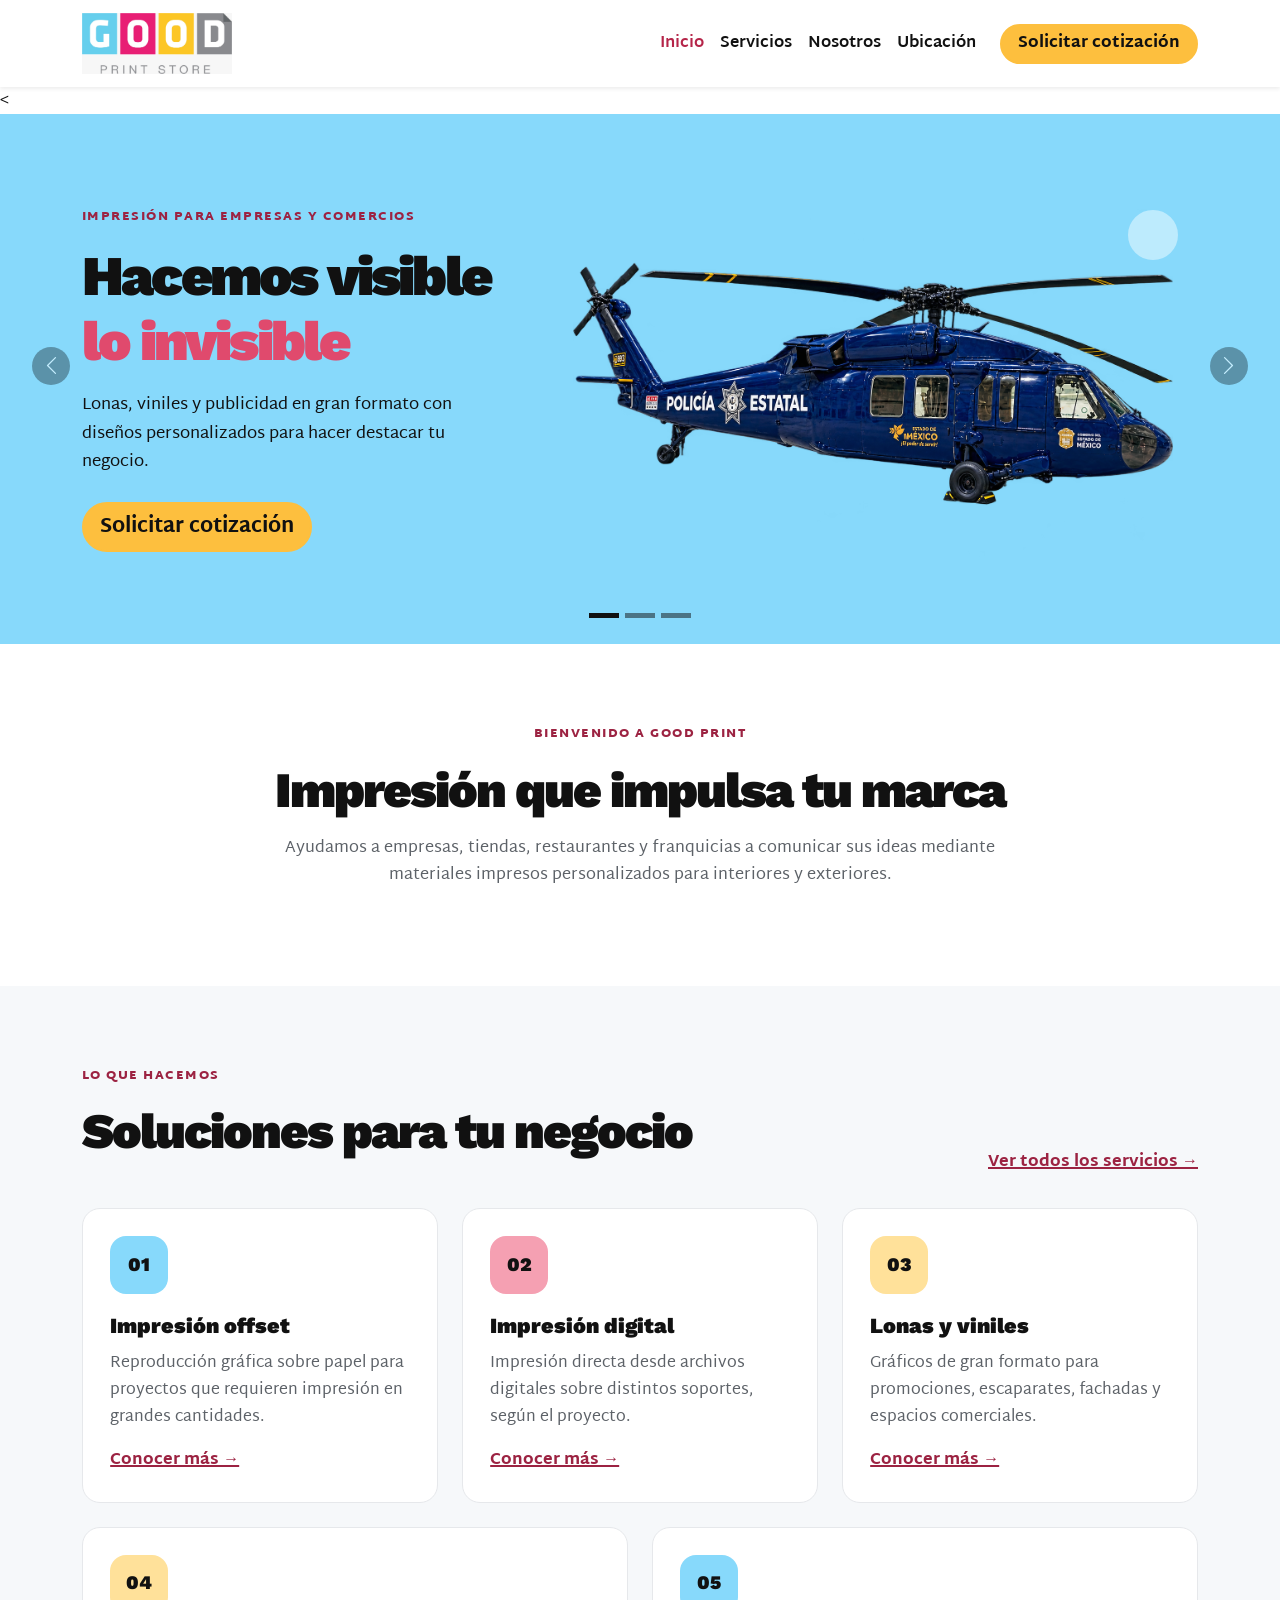
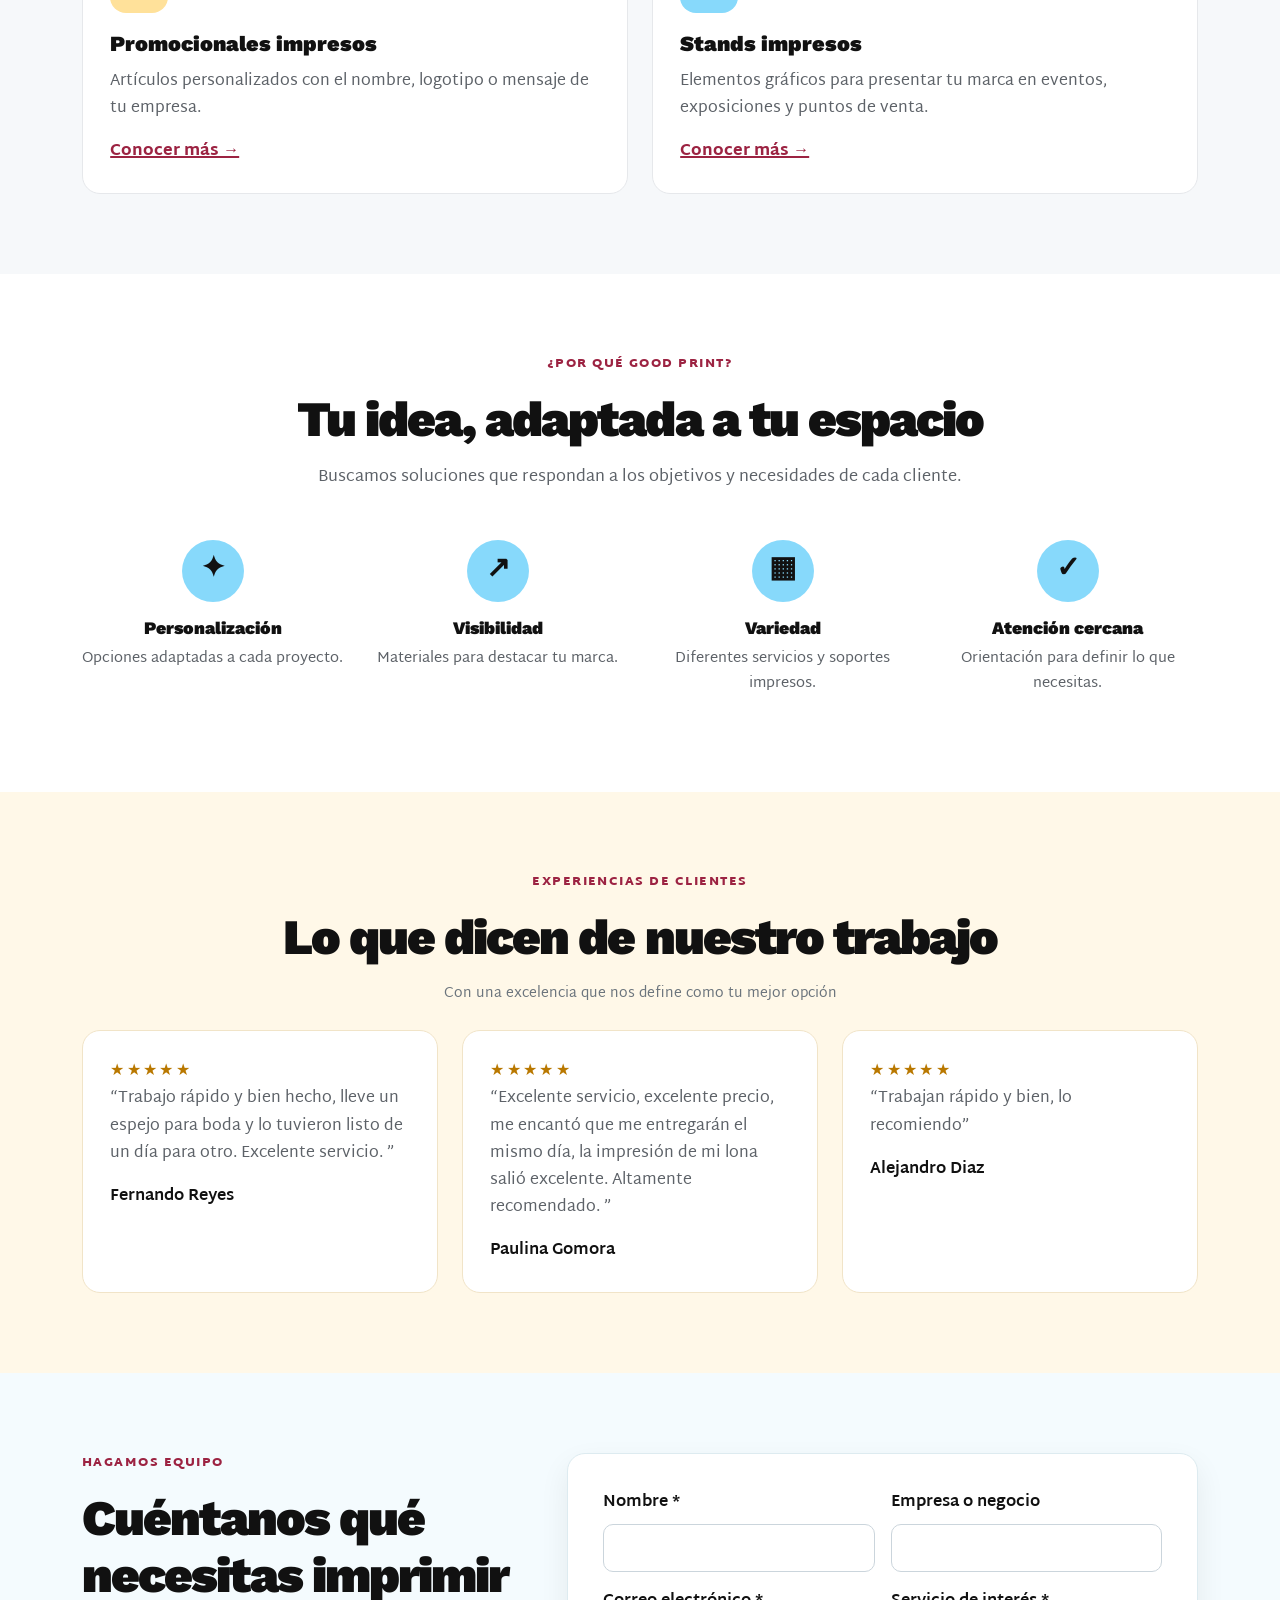
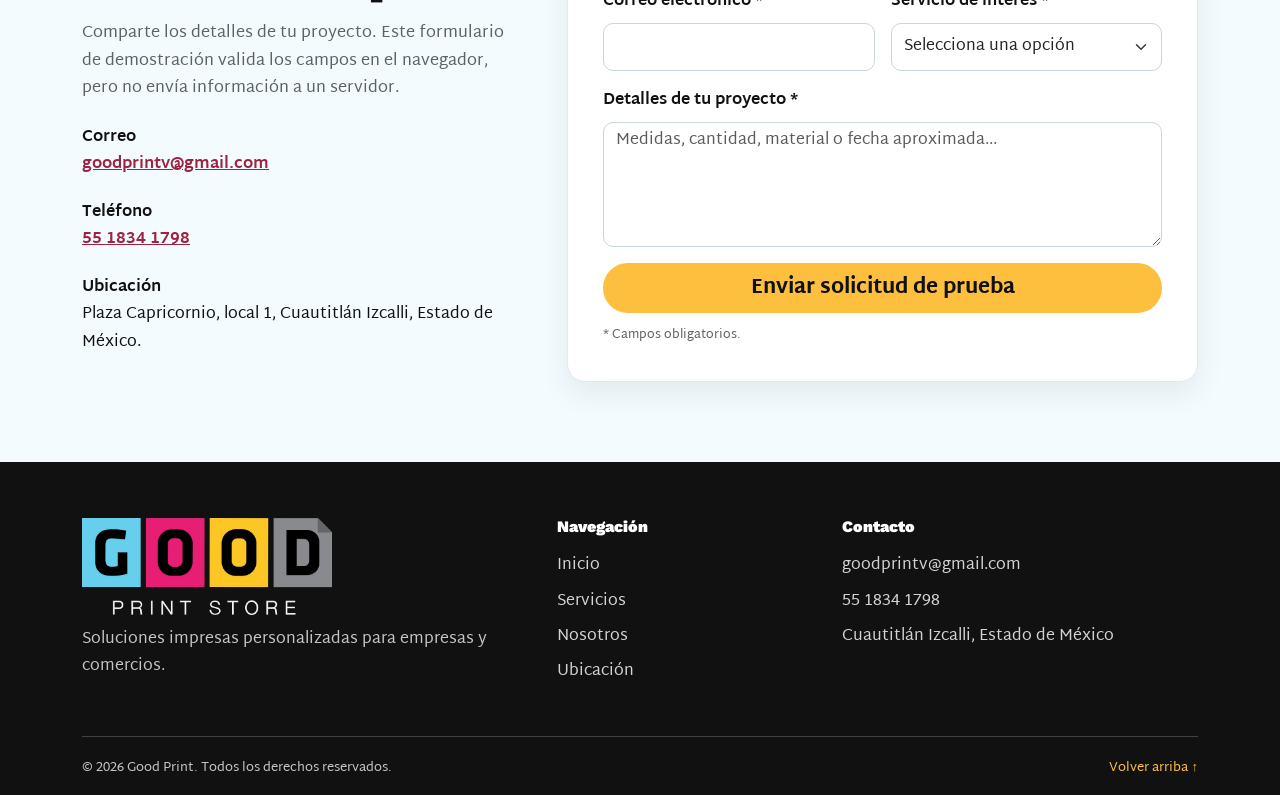
<file: index.html>
<!DOCTYPE html>
<html lang="es">
<head>
  <meta charset="UTF-8">
  <meta name="viewport" content="width=device-width, initial-scale=1.0">
  <meta name="description" content="Good Print: impresión digital, offset, lonas, viniles y publicidad en gran formato.">
  <title>Good Print | Hacemos visible lo invisible</title>

  <!-- Bootstrap 5 -->
  <link href="https://cdn.jsdelivr.net/npm/bootstrap@5.3.3/dist/css/bootstrap.min.css" rel="stylesheet">

  <!-- Tipografías -->
  <link rel="preconnect" href="https://fonts.googleapis.com">
  <link rel="preconnect" href="https://fonts.gstatic.com" crossorigin>
  <link href="https://fonts.googleapis.com/css2?family=Martel+Sans:wght@400;600;700&family=Work+Sans:wght@700;800;900&display=swap" rel="stylesheet">

    <link rel="stylesheet" href="css/Style.css">
</head>

<body id="top">

  <!-- MENÚ PRINCIPAL -->
  <header>
    <nav class="navbar navbar-expand-lg navbar-light bg-white shadow-sm sticky-top" aria-label="Navegación principal">
      <div class="container">

        <a class="navbar-brand" href="index.html">
         <img src="img/logotipo.jpeg" alt="" width="150px">
        </a>

        <button class="navbar-toggler" type="button"
          data-bs-toggle="collapse" data-bs-target="#menuPrincipal"
          aria-controls="menuPrincipal" aria-expanded="false"
          aria-label="Abrir o cerrar menú">
          <span class="navbar-toggler-icon"></span>
        </button>

        <div class="collapse navbar-collapse" id="menuPrincipal">
          <ul class="navbar-nav ms-auto align-items-lg-center">
            <li class="nav-item">
              <a class="nav-link active" aria-current="page" href="index.html">Inicio</a>
            </li>
            <li class="nav-item">
              <a class="nav-link" href="servicios.html">Servicios</a>
            </li>
            <li class="nav-item">
              <a class="nav-link" href="nosotros.html">Nosotros</a>
            </li>
            <li class="nav-item">
              <a class="nav-link" href="ubicacion.html">Ubicación</a>
            </li>
            <li class="nav-item ms-lg-3 mt-2 mt-lg-0">
              <a class="btn btn-good px-3" href="#contacto">Solicitar cotización</a>
            </li>
          </ul>
        </div>

      </div>
    </nav>
  </header>

  <main>

    <!-- CARRUSEL PRINCIPAL -->
    <section aria-label="Presentación de Good Print">
      <div id="carruselGoodPrint" class="carousel slide" data-bs-ride="carousel">

        <div class="carousel-indicators">
          <button type="button" data-bs-target="#carruselGoodPrint" data-bs-slide-to="0" class="active" aria-current="true" aria-label="Diapositiva 1"></button>
          <button type="button" data-bs-target="#carruselGoodPrint" data-bs-slide-to="1" aria-label="Diapositiva 2"></button>
          <button type="button" data-bs-target="#carruselGoodPrint" data-bs-slide-to="2" aria-label="Diapositiva 3"></button>
        </div>

        <<div class="carousel-inner">

  <!-- DIAPOSITIVA 1 -->
  <div class="carousel-item active">
    <div class="hero-panel hero-azul">
      <div class="container hero-content">

        <!-- Texto del lado izquierdo -->
        <div class="hero-text">
          <p class="eyebrow">Impresión para empresas y comercios</p>

          <h1>
            Hacemos visible<br>
            <span>lo invisible</span>
          </h1>

          <p class="hero-copy">
            Lonas, viniles y publicidad en gran formato con diseños
            personalizados para hacer destacar tu negocio.
          </p>

          <a href="#contacto" class="btn btn-good btn-lg">
            Solicitar cotización
          </a>
        </div>

        <!-- Logotipo en el lado derecho -->
        <div class="hero-logo">
          <img src="img/Helicóptero de Policía Estatal Mexiquense aislado.png" width="1500px" alt="inicio-removebg-preview"> 
        </div>

      </div>
    </div>
  </div>

  <!-- DIAPOSITIVA 2 -->
  <div class="carousel-item">
    <div class="hero-panel hero-rosa">
      <div class="container hero-content">

        <div class="hero-text">
          <p class="eyebrow">Diseños a la medida de tu marca</p>

          <h2>
            Tu negocio merece<br>
            <span>destacar</span>
          </h2>

          <p class="hero-copy">
            Soluciones impresas para comunicar tus promociones,
            productos y servicios.
          </p>

          <a href="servicios.html" class="btn btn-dark btn-lg">
            Conocer servicios
          </a>
        </div>

        <div class="hero-logo">
          <img src="img/folletos2.png" 
               alt="whatsApp">
        </div>

      </div>
    </div>
  </div>

  <!-- DIAPOSITIVA 3 -->
  <div class="carousel-item">
    <div class="hero-panel hero-amarillo">
      <div class="container hero-content">

        <div class="hero-text">
          <p class="eyebrow">Publicidad en gran formato</p>

          <h2>
            Ideas que se<br>
            <span>hacen visibles</span>
          </h2>

          <p class="hero-copy">
            Cuéntanos qué necesitas y buscaremos una opción
            adecuada para tu proyecto.
          </p>

          <a href="#contacto" class="btn btn-dark btn-lg">
            Hablemos de tu proyecto
          </a>
        </div>

        <div class="hero-logo">
          <img src="img/menu-removebg-preview.png" width="600px" 
               alt="menu-removebg-preview"> 
        </div>

      </div>
    </div>
  </div>

</div>

        <button class="carousel-control-prev" type="button"
          data-bs-target="#carruselGoodPrint" data-bs-slide="prev"
          aria-label="Diapositiva anterior">
          <span class="carousel-control-prev-icon" aria-hidden="true"></span>
        </button>

        <button class="carousel-control-next" type="button"
          data-bs-target="#carruselGoodPrint" data-bs-slide="next"
          aria-label="Diapositiva siguiente">
          <span class="carousel-control-next-icon" aria-hidden="true"></span>
        </button>

      </div>
    </section>

    <!-- PRESENTACIÓN -->
    <section class="section-padding">
      <div class="container content-narrow text-center">
        <p class="eyebrow">Bienvenido a Good Print</p>
        <h2 class="section-title">Impresión que impulsa tu marca</h2>
        <p class="section-lead">
          Ayudamos a empresas, tiendas, restaurantes y franquicias a comunicar sus ideas mediante materiales impresos personalizados para interiores y exteriores.
        </p>
      </div>
    </section>

    <!-- SERVICIOS -->
    <section class="services-section section-padding">
      <div class="container">

        <div class="section-heading">
          <div>
            <p class="eyebrow">Lo que hacemos</p>
            <h2 class="section-title">Soluciones para tu negocio</h2>
          </div>
          <a href="servicios.html" class="text-link">Ver todos los servicios →</a>
        </div>

        <div class="row g-4">

          <div class="col-sm-6 col-lg-4">
            <article class="service-card">
              <div class="service-number symbol-blue">01</div>
              <h3>Impresión offset</h3>
              <p>Reproducción gráfica sobre papel para proyectos que requieren impresión en grandes cantidades.</p>
              <a href="servicios.html#offset" class="text-link">Conocer más →</a>
            </article>
          </div>

          <div class="col-sm-6 col-lg-4">
            <article class="service-card">
              <div class="service-number symbol-pink">02</div>
              <h3>Impresión digital</h3>
              <p>Impresión directa desde archivos digitales sobre distintos soportes, según el proyecto.</p>
              <a href="servicios.html#digital" class="text-link">Conocer más →</a>
            </article>
          </div>

          <div class="col-sm-6 col-lg-4">
            <article class="service-card">
              <div class="service-number symbol-yellow">03</div>
              <h3>Lonas y viniles</h3>
              <p>Gráficos de gran formato para promociones, escaparates, fachadas y espacios comerciales.</p>
              <a href="servicios.html#gran-formato" class="text-link">Conocer más →</a>
            </article>
          </div>

          <div class="col-sm-6 col-lg-6">
            <article class="service-card">
              <div class="service-number symbol-yellow">04</div>
              <h3>Promocionales impresos</h3>
              <p>Artículos personalizados con el nombre, logotipo o mensaje de tu empresa.</p>
              <a href="servicios.html#promocionales" class="text-link">Conocer más →</a>
            </article>
          </div>

          <div class="col-sm-6 col-lg-6">
            <article class="service-card">
              <div class="service-number symbol-blue">05</div>
              <h3>Stands impresos</h3>
              <p>Elementos gráficos para presentar tu marca en eventos, exposiciones y puntos de venta.</p>
              <a href="servicios.html#stands" class="text-link">Conocer más →</a>
            </article>
          </div>

        </div>
      </div>
    </section>

    <!-- VENTAJAS -->
    <section class="section-padding">
      <div class="container">

        <div class="content-narrow text-center mb-5">
          <p class="eyebrow">¿Por qué Good Print?</p>
          <h2 class="section-title">Tu idea, adaptada a tu espacio</h2>
          <p class="section-lead">
            Buscamos soluciones que respondan a los objetivos y necesidades de cada cliente.
          </p>
        </div>

        <div class="row g-4 text-center">

          <div class="col-6 col-lg-3">
            <div class="benefit-item">
              <div class="benefit-icon">✦</div>
              <h3>Personalización</h3>
              <p>Opciones adaptadas a cada proyecto.</p>
            </div>
          </div>

          <div class="col-6 col-lg-3">
            <div class="benefit-item">
              <div class="benefit-icon">↗</div>
              <h3>Visibilidad</h3>
              <p>Materiales para destacar tu marca.</p>
            </div>
          </div>

          <div class="col-6 col-lg-3">
            <div class="benefit-item">
              <div class="benefit-icon">▦</div>
              <h3>Variedad</h3>
              <p>Diferentes servicios y soportes impresos.</p>
            </div>
          </div>

          <div class="col-6 col-lg-3">
            <div class="benefit-item">
              <div class="benefit-icon">✓</div>
              <h3>Atención cercana</h3>
              <p>Orientación para definir lo que necesitas.</p>
            </div>
          </div>

        </div>
      </div>
    </section>

    <!-- TESTIMONIOS DE EJEMPLO -->
    <section class="testimonials-section section-padding">
      <div class="container">

        <div class="content-narrow text-center mb-4">
          <p class="eyebrow">Experiencias de clientes</p>
          <h2 class="section-title">Lo que dicen de nuestro trabajo</h2>
          <p class="text-secondary small">
            Con una excelencia que nos define como tu mejor opción 
          </p>
        </div>

        <div class="row g-4">

          <div class="col-md-4">
            <article class="testimonial-card">
              <div class="stars" aria-label="Ejemplo de cinco estrellas">★★★★★</div>
              <p>“Trabajo rápido y bien hecho, lleve un espejo para boda y lo tuvieron listo de un día para otro. Excelente servicio. ”</p>
              <strong>Fernando Reyes</strong>
              <span></span>
            </article>
          </div>

          <div class="col-md-4">
            <article class="testimonial-card">
              <div class="stars" aria-label="Ejemplo de cinco estrellas">★★★★★</div>
              <p>“Excelente servicio, excelente precio, me encantó que me entregarán el mismo día, la impresión de mi lona salió excelente. Altamente recomendado. ”</p>
              <strong>Paulina Gomora</strong>
              <span></span>
            </article>
          </div>

          <div class="col-md-4">
            <article class="testimonial-card">
              <div class="stars" aria-label="Ejemplo de cinco estrellas">★★★★★</div>
              <p>“Trabajan rápido y bien, lo recomiendo”</p>
              <strong>Alejandro Diaz</strong>
              <span></span>
            </article>
          </div>

        </div>
      </div>
    </section>

    <!-- FORMULARIO DE CONTACTO -->
    <section id="contacto" class="contact-section section-padding">
      <div class="container">
        <div class="row g-5 align-items-start">

          <div class="col-lg-5">
            <p class="eyebrow">Hagamos equipo</p>
            <h2 class="section-title">Cuéntanos qué necesitas imprimir</h2>
            <p class="section-lead">
              Comparte los detalles de tu proyecto. Este formulario de demostración valida los campos en el navegador, pero no envía información a un servidor.
            </p>

            <div class="contact-detail">
              <strong>Correo</strong>
              <a href="mailto:goodprintv@gmail.com">goodprintv@gmail.com</a>
            </div>

            <div class="contact-detail">
              <strong>Teléfono</strong>
              <a href="tel:+525518341798">55 1834 1798</a>
            </div>

            <div class="contact-detail">
              <strong>Ubicación</strong>
              <span>Plaza Capricornio, local 1, Cuautitlán Izcalli, Estado de México.</span>
            </div>
          </div>

          <div class="col-lg-7">
            <form id="formularioContacto" class="contact-form needs-validation" novalidate>

              <div class="row g-3">

                <div class="col-md-6">
                  <label for="nombre" class="form-label">Nombre *</label>
                  <input type="text" class="form-control" id="nombre" name="nombre" autocomplete="name" required>
                  <div class="invalid-feedback">Escribe tu nombre.</div>
                </div>

                <div class="col-md-6">
                  <label for="empresa" class="form-label">Empresa o negocio</label>
                  <input type="text" class="form-control" id="empresa" name="empresa" autocomplete="organization">
                </div>

                <div class="col-md-6">
                  <label for="correo" class="form-label">Correo electrónico *</label>
                  <input type="email" class="form-control" id="correo" name="correo" autocomplete="email" required>
                  <div class="invalid-feedback">Escribe un correo válido.</div>
                </div>

                <div class="col-md-6">
                  <label for="servicio" class="form-label">Servicio de interés *</label>
                  <select class="form-select" id="servicio" name="servicio" required>
                    <option value="">Selecciona una opción</option>
                    <option>Impresión offset</option>
                    <option>Impresión digital</option>
                    <option>Lonas y viniles</option>
                    <option>Promocionales impresos</option>
                    <option>Stands impresos</option>
                    <option>Otro / necesito asesoría</option>
                  </select>
                  <div class="invalid-feedback">Selecciona un servicio.</div>
                </div>

                <div class="col-12">
                  <label for="mensaje" class="form-label">Detalles de tu proyecto *</label>
                  <textarea class="form-control" id="mensaje" name="mensaje" rows="4"
                    placeholder="Medidas, cantidad, material o fecha aproximada..." required></textarea>
                  <div class="invalid-feedback">Describe brevemente tu proyecto.</div>
                </div>

                <div class="col-12">
                  <button class="btn btn-good btn-lg w-100" type="submit">
                    Enviar solicitud de prueba
                  </button>
                  <p class="form-note mb-0">* Campos obligatorios.</p>
                </div>

              </div>

              <div id="mensajeFormulario" class="alert mt-3 d-none" role="status" aria-live="polite"></div>
            </form>
          </div>

        </div>
      </div>
    </section>

  </main>

  <!-- PIE DE PÁGINA -->
  <footer class="site-footer">
    <div class="container">

      <div class="row g-4">

        <div class="col-lg-5">
          <a class="footer-brand" href="index.html" > <img src="img/WhatsApp Image 2026-10-23 at 9.59.49 AM.jpeg" width="250px" alt=""></a> 
          <p class="footer-muted">
            Soluciones impresas personalizadas para empresas y comercios.
          </p>
        </div>

        <div class="col-6 col-lg-3">
          <h2 class="footer-title">Navegación</h2>
          <ul class="footer-links">
            <li><a href="index.html">Inicio</a></li>
            <li><a href="servicios.html">Servicios</a></li>
            <li><a href="nosotros.html">Nosotros</a></li>
            <li><a href="ubicacion.html">Ubicación</a></li>
          </ul>
        </div>

        <div class="col-6 col-lg-4">
          <h2 class="footer-title">Contacto</h2>
          <ul class="footer-links">
            <li><a href="mailto:goodprintv@gmail.com">goodprintv@gmail.com</a></li>
            <li><a href="tel:+525518341798">55 1834 1798</a></li>
            <li>Cuautitlán Izcalli, Estado de México</li>
          </ul>
        </div>

      </div>

      <div class="footer-bottom">
        <span>© <span id="anioActual"></span> Good Print. Todos los derechos reservados.</span>
        <a href="#top" class="back-to-top">Volver arriba ↑</a>
      </div>

    </div>
  </footer>

  <!-- Bootstrap JavaScript para menú móvil y carrusel -->
  <script src="https://cdn.jsdelivr.net/npm/bootstrap@5.3.3/dist/js/bootstrap.bundle.min.js"></script>

  <script>
    // Mostrar automáticamente el año actual.
    const anioActual = document.getElementById("anioActual");

    if (anioActual) {
      anioActual.textContent = new Date().getFullYear();
    }

    // Validar el formulario sin enviar datos a un servidor.
    const formulario = document.getElementById("formularioContacto");
    const mensajeFormulario = document.getElementById("mensajeFormulario");

    if (formulario && mensajeFormulario) {
      formulario.addEventListener("submit", function(evento) {
        evento.preventDefault();

        if (!formulario.checkValidity()) {
          evento.stopPropagation();
          formulario.classList.add("was-validated");
          mensajeFormulario.className = "alert alert-warning mt-3";
          mensajeFormulario.textContent =
            "Revisa los campos obligatorios antes de continuar.";
          return;
        }

        formulario.classList.add("was-validated");
        mensajeFormulario.className = "alert alert-success mt-3";
        mensajeFormulario.textContent =
          "Formulario validado correctamente. En esta demostración no se envió ninguna solicitud.";

        formulario.reset();
        formulario.classList.remove("was-validated");
      });
    }
  </script>

</body>
</html>
</file>
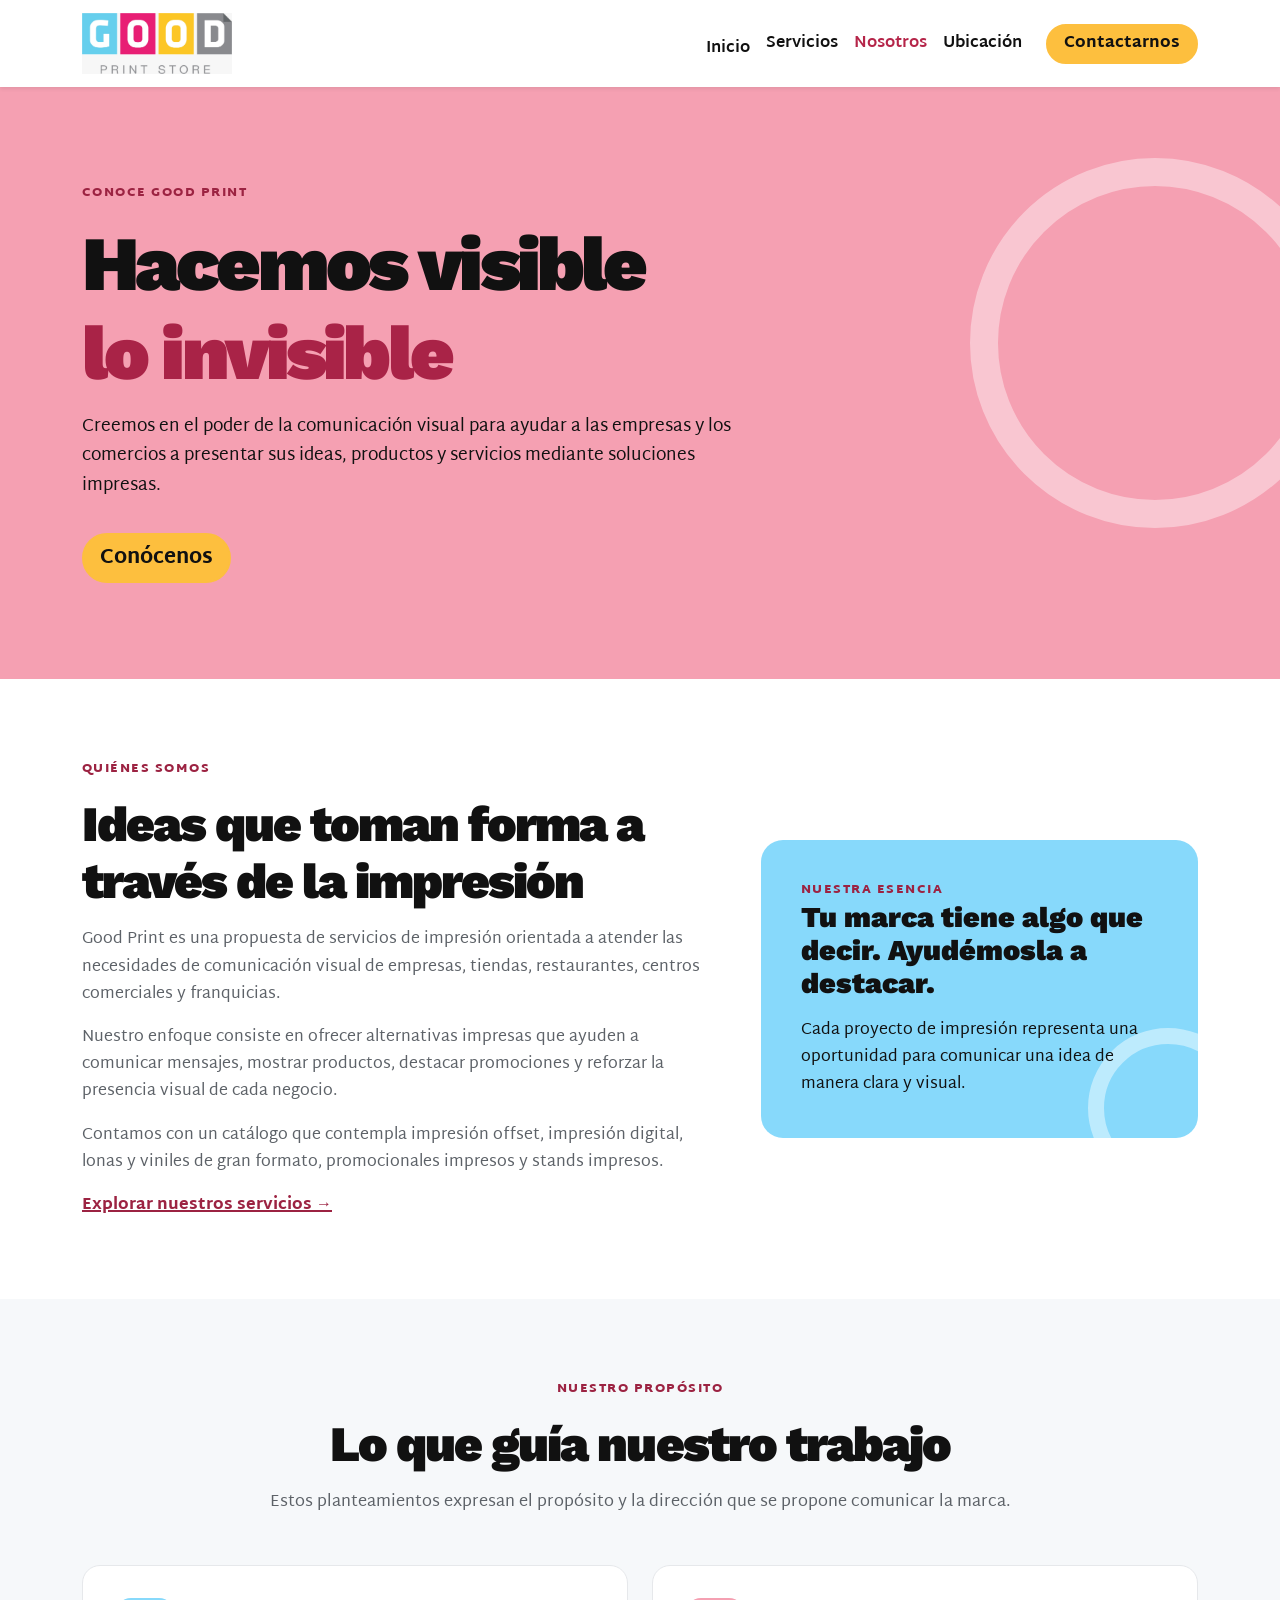
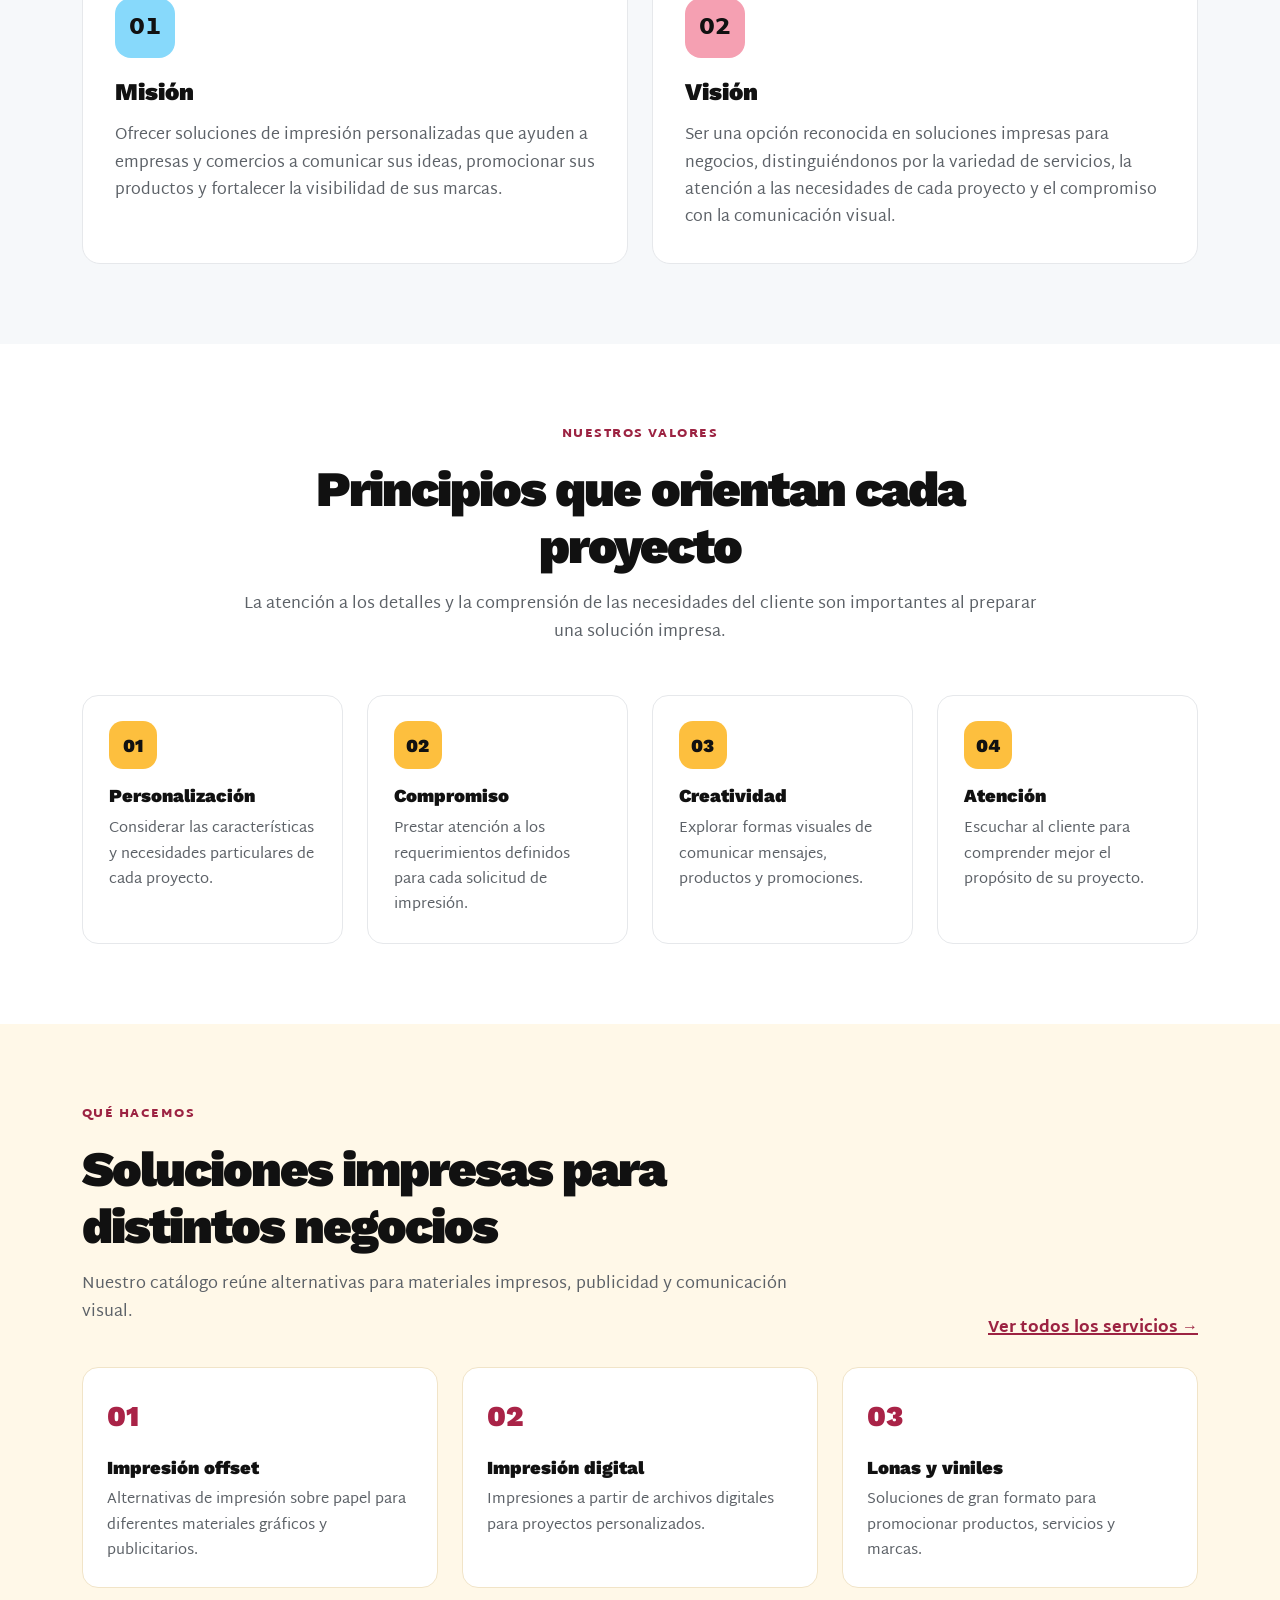
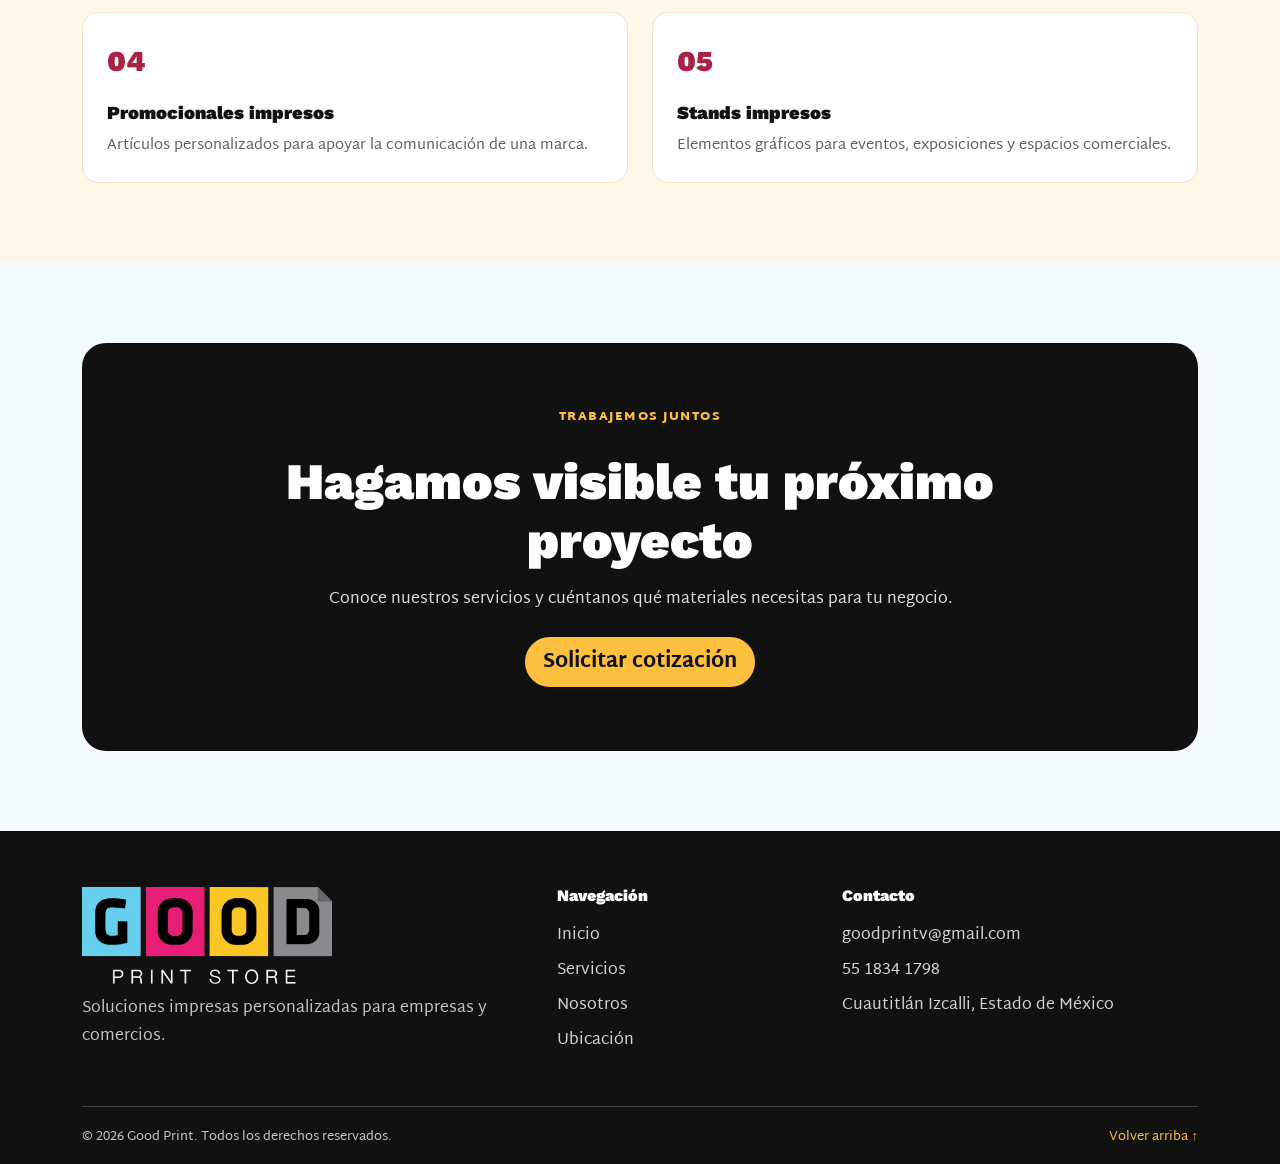
<file: Nosotros.html>
<!DOCTYPE html>
<html lang="es">
<head>
  <meta charset="UTF-8">
  <meta name="viewport" content="width=device-width, initial-scale=1.0">
  <meta name="description" content="Conoce Good Print, nuestras soluciones de impresión y nuestro compromiso con la comunicación visual de empresas y comercios.">
  <title>Nosotros | Good Print</title>

  <!-- Bootstrap 5 -->
  <link href="https://cdn.jsdelivr.net/npm/bootstrap@5.3.3/dist/css/bootstrap.min.css" rel="stylesheet">

  <!-- Tipografías -->
  <link rel="preconnect" href="https://fonts.googleapis.com">
  <link rel="preconnect" href="https://fonts.gstatic.com" crossorigin>
  <link href="https://fonts.googleapis.com/css2?family=Martel+Sans:wght@400;600;700&family=Work+Sans:wght@700;800;900&display=swap" rel="stylesheet">

  <style>
    :root {
      --azul: #87D9FB;
      --rosa: #E04A6D;
      --amarillo: #FDBF3E;
      --negro: #111111;
      --blanco: #FFFFFF;
      --gris: #5D6268;
      --fondo: #F6F8FA;
    }

    * {
      box-sizing: border-box;
    }

    html {
      scroll-behavior: smooth;
      scroll-padding-top: 100px;
    }

    body {
      margin: 0;
      color: var(--negro);
      font-family: "Martel Sans", sans-serif;
      line-height: 1.7;
    }

    h1, h2, h3, h4,
    .navbar-brand,
    .footer-brand {
      font-family: "Work Sans", sans-serif;
      font-weight: 900;
      line-height: 1.15;
    }

    /* MENÚ */
    .navbar-brand {
      display: flex;
      flex-direction: column;
      font-size: 1.4rem;
      line-height: 1;
    }

    .navbar-brand span,
    .footer-brand span {
      color: var(--rosa);
    }

    .navbar-brand small {
      margin-top: 5px;
      font-family: "Martel Sans", sans-serif;
      font-size: .58rem;
      font-weight: 600;
    }

    .navbar .nav-link {
      color: var(--negro);
      font-weight: 700;
    }

    .navbar .nav-link:hover,
    .navbar .nav-link.active {
      color: #B52549;
    }

    .btn-good {
      background: var(--amarillo);
      color: var(--negro);
      border: 2px solid var(--amarillo);
      border-radius: 50px;
      font-weight: 800;
      transition: .2s;
    }

    .btn-good:hover {
      background: #FFD36F;
      border-color: #FFD36F;
      color: var(--negro);
      transform: translateY(-2px);
    }

    /* PORTADA */
    .about-hero {
      position: relative;
      overflow: hidden;
      padding: 6rem 0;
      background: #F5A0B2;
    }

    .about-hero::after {
      content: "";
      position: absolute;
      top: 12%;
      right: -60px;
      width: 370px;
      height: 370px;
      border: 28px solid rgba(255,255,255,.4);
      border-radius: 50%;
    }

    .hero-content {
      position: relative;
      z-index: 1;
    }

    .eyebrow {
      color: #9C2342;
      font-size: .78rem;
      font-weight: 900;
      letter-spacing: .12em;
      text-transform: uppercase;
    }

    .about-hero h1 {
      max-width: 800px;
      margin: 1rem 0;
      font-size: clamp(2.8rem, 6vw, 5rem);
      letter-spacing: -.05em;
    }

    .about-hero h1 span {
      color: #A92347;
    }

    .hero-copy {
      max-width: 650px;
      font-size: 1.08rem;
    }

    .hero-label {
      display: inline-block;
      margin-top: 1.5rem;
      padding: .45rem .8rem;
      border: 1px dashed rgba(17,17,17,.5);
      border-radius: 8px;
      background: rgba(255,255,255,.35);
      font-size: .78rem;
      font-weight: 700;
    }

    /* ESTILOS GENERALES */
    .section-padding {
      padding: 5rem 0;
    }

    .section-title {
      margin: .5rem 0 1rem;
      font-size: clamp(2rem, 4vw, 3.1rem);
      letter-spacing: -.04em;
    }

    .section-lead {
      color: var(--gris);
      font-size: 1.02rem;
    }

    .content-narrow {
      max-width: 800px;
      margin: auto;
    }

    /* QUIÉNES SOMOS */
    .about-copy {
      max-width: 720px;
    }

    .about-copy p {
      color: var(--gris);
    }

    .statement-panel {
      position: relative;
      overflow: hidden;
      padding: 2.5rem;
      border-radius: 22px;
      background: var(--azul);
    }

    .statement-panel::after {
      content: "";
      position: absolute;
      width: 160px;
      height: 160px;
      right: -50px;
      bottom: -50px;
      border: 16px solid rgba(255,255,255,.45);
      border-radius: 50%;
    }

    .statement-panel h3 {
      position: relative;
      z-index: 1;
      margin-bottom: 1rem;
      font-size: 1.8rem;
    }

    .statement-panel p {
      position: relative;
      z-index: 1;
      margin-bottom: 0;
    }

    /* MISIÓN Y VISIÓN */
    .mission-section {
      background: var(--fondo);
    }

    .info-card {
      height: 100%;
      padding: 2rem;
      border: 1px solid #E6E8EB;
      border-radius: 18px;
      background: var(--blanco);
      transition: transform .2s, box-shadow .2s;
    }

    .info-card:hover {
      transform: translateY(-4px);
      box-shadow: 0 12px 30px rgba(0,0,0,.07);
    }

    .info-symbol {
      display: grid;
      place-items: center;
      width: 60px;
      height: 60px;
      margin-bottom: 1.3rem;
      border-radius: 16px;
      font-size: 1.5rem;
      font-weight: 900;
    }

    .symbol-blue {
      background: var(--azul);
    }

    .symbol-pink {
      background: #F5A0B2;
    }

    .symbol-yellow {
      background: #FFE19A;
    }

    .info-card h3 {
      margin-bottom: 1rem;
      font-size: 1.5rem;
    }

    .info-card p {
      margin-bottom: 0;
      color: var(--gris);
    }

    /* VALORES */
    .value-card {
      height: 100%;
      padding: 1.6rem;
      border: 1px solid #E6E8EB;
      border-radius: 16px;
      background: var(--blanco);
    }

    .value-card h3 {
      margin: 1rem 0 .6rem;
      font-size: 1.15rem;
    }

    .value-card p {
      margin-bottom: 0;
      color: var(--gris);
      font-size: .93rem;
    }

    .value-number {
      display: grid;
      place-items: center;
      width: 48px;
      height: 48px;
      border-radius: 14px;
      background: var(--amarillo);
      font-family: "Work Sans", sans-serif;
      font-size: 1.15rem;
      font-weight: 900;
    }

    /* SERVICIOS DESTACADOS */
    .services-preview {
      background: #FFF8E8;
    }

    .preview-card {
      height: 100%;
      padding: 1.5rem;
      border-radius: 16px;
      border: 1px solid #F1E4C8;
      background: var(--blanco);
    }

    .preview-card h3 {
      margin: 1rem 0 .6rem;
      font-size: 1.15rem;
    }

    .preview-card p {
      margin-bottom: 0;
      color: var(--gris);
      font-size: .93rem;
    }

    .preview-number {
      font-family: "Work Sans", sans-serif;
      font-size: 1.8rem;
      font-weight: 900;
      color: #A92347;
    }

    .text-link {
      color: #9C2342;
      font-weight: 800;
      text-decoration-thickness: 2px;
    }

    .text-link:hover {
      color: var(--negro);
    }

    /* LLAMADO A LA ACCIÓN */
    .cta-section {
      background: #F4FBFE;
    }

    .cta-panel {
      padding: clamp(2rem, 5vw, 4rem);
      border-radius: 24px;
      background: var(--negro);
      color: var(--blanco);
    }

    .cta-panel h2 {
      max-width: 750px;
      margin: 0 auto 1rem;
      font-size: clamp(2rem, 4vw, 3.2rem);
    }

    .cta-panel p {
      max-width: 650px;
      margin: 0 auto 1.5rem;
      color: #E0E0E0;
    }

    /* PIE DE PÁGINA */
    .site-footer {
      padding: 3.5rem 0 1rem;
      background: var(--negro);
      color: var(--blanco);
    }

    .footer-brand {
      display: inline-block;
      margin-bottom: .7rem;
      color: var(--blanco);
      font-size: 1.7rem;
      text-decoration: none;
    }

    .footer-muted {
      color: #C5C5C5;
    }

    .footer-title {
      margin-bottom: 1rem;
      font-size: 1rem;
    }

    .footer-links {
      margin: 0;
      padding: 0;
      list-style: none;
    }

    .footer-links li {
      margin-bottom: .5rem;
      color: #D3D3D3;
      overflow-wrap: anywhere;
    }

    .footer-links a {
      color: #D3D3D3;
      text-decoration: none;
    }

    .footer-links a:hover {
      color: var(--amarillo);
    }

    .footer-bottom {
      display: flex;
      justify-content: space-between;
      gap: 1rem;
      margin-top: 2.5rem;
      padding-top: 1.2rem;
      border-top: 1px solid #424242;
      color: #C5C5C5;
      font-size: .82rem;
    }

    .back-to-top {
      color: var(--amarillo);
      text-decoration: none;
    }

    @media (max-width: 767.98px) {
      .about-hero {
        padding: 4rem 0;
      }

      .about-hero::after {
        top: 2%;
        right: -170px;
        width: 300px;
        height: 300px;
        border-width: 20px;
      }

      .section-padding {
        padding: 3.5rem 0;
      }

      .statement-panel {
        padding: 1.7rem;
      }

      .footer-bottom {
        flex-direction: column;
      }
    }
  </style>
</head>

<body id="top">

  <!-- MENÚ PRINCIPAL -->
  <header>
    <nav class="navbar navbar-expand-lg navbar-light bg-white shadow-sm sticky-top"
      aria-label="Navegación principal">

      <div class="container">

        <a class="navbar-brand" href="index.html">
         <img src="img/logotipo.jpeg" alt="" width="150px">

        <button class="navbar-toggler" type="button"
          data-bs-toggle="collapse"
          data-bs-target="#menuPrincipal"
          aria-controls="menuPrincipal"
          aria-expanded="false"
          aria-label="Abrir o cerrar menú">
          <span class="navbar-toggler-icon"></span>
        </button>

        <div class="collapse navbar-collapse" id="menuPrincipal">
          <ul class="navbar-nav ms-auto align-items-lg-center">

            <li class="nav-item">
              <a class="nav-link" href="index.html">Inicio</a>
            </li>

            <li class="nav-item">
              <a class="nav-link" href="servicios.html">Servicios</a>
            </li>

            <li class="nav-item">
              <a class="nav-link active" aria-current="page" href="nosotros.html">Nosotros</a>
            </li>

            <li class="nav-item">
              <a class="nav-link" href="ubicacion.html">Ubicación</a>
            </li>

            <li class="nav-item ms-lg-3 mt-2 mt-lg-0">
              <a class="btn btn-good px-3" href="#contacto">
                Contactarnos
              </a>
            </li>

          </ul>
        </div>
      </div>
    </nav>
  </header>

  <main>

    <!-- PORTADA -->
    <section class="about-hero">
      <div class="container hero-content">

        <p class="eyebrow">Conoce Good Print</p>

        <h1>
          Hacemos visible<br>
          <span>lo invisible</span>
        </h1>

        <p class="hero-copy">
          Creemos en el poder de la comunicación visual para ayudar
          a las empresas y los comercios a presentar sus ideas,
          productos y servicios mediante soluciones impresas.
        </p>

        <a href="#quienes-somos" class="btn btn-good btn-lg mt-3">
          Conócenos
        </a>

        <div class="d-block">
          
        </div>

      </div>
    </section>

    <!-- QUIÉNES SOMOS -->
    <section id="quienes-somos" class="section-padding">
      <div class="container">

        <div class="row g-5 align-items-center">

          <div class="col-lg-7">
            <p class="eyebrow">Quiénes somos</p>

            <h2 class="section-title">
              Ideas que toman forma a través de la impresión
            </h2>

            <div class="about-copy">
              <p>
                Good Print es una propuesta de servicios de impresión
                orientada a atender las necesidades de comunicación
                visual de empresas, tiendas, restaurantes, centros
                comerciales y franquicias.
              </p>

              <p>
                Nuestro enfoque consiste en ofrecer alternativas
                impresas que ayuden a comunicar mensajes, mostrar
                productos, destacar promociones y reforzar la presencia
                visual de cada negocio.
              </p>

              <p>
                Contamos con un catálogo que contempla impresión offset,
                impresión digital, lonas y viniles de gran formato,
                promocionales impresos y stands impresos.
              </p>
            </div>

            <a href="servicios.html" class="text-link">
              Explorar nuestros servicios →
            </a>
          </div>

          <div class="col-lg-5">
            <div class="statement-panel">
              <p class="eyebrow">Nuestra esencia</p>

              <h3>
                Tu marca tiene algo que decir. Ayudémosla a destacar.
              </h3>

              <p>
                Cada proyecto de impresión representa una oportunidad
                para comunicar una idea de manera clara y visual.
              </p>
            </div>
          </div>

        </div>
      </div>
    </section>

    <!-- MISIÓN Y VISIÓN -->
    <section class="mission-section section-padding">
      <div class="container">

        <div class="content-narrow text-center mb-5">
          <p class="eyebrow">Nuestro propósito</p>

          <h2 class="section-title">
            Lo que guía nuestro trabajo
          </h2>

          <p class="section-lead">
            Estos planteamientos expresan el propósito y la dirección
            que se propone comunicar la marca.
          </p>
        </div>

        <div class="row g-4">

          <div class="col-md-6">
            <article class="info-card">

              <div class="info-symbol symbol-blue">01</div>

              <h3>Misión</h3>

              <p>
                Ofrecer soluciones de impresión personalizadas que
                ayuden a empresas y comercios a comunicar sus ideas,
                promocionar sus productos y fortalecer la visibilidad
                de sus marcas.
              </p>

            </article>
          </div>

          <div class="col-md-6">
            <article class="info-card">

              <div class="info-symbol symbol-pink">02</div>

              <h3>Visión</h3>

              <p>
                Ser una opción reconocida en soluciones impresas para
                negocios, distinguiéndonos por la variedad de servicios,
                la atención a las necesidades de cada proyecto y el
                compromiso con la comunicación visual.
              </p>

            </article>
          </div>

        </div>
      </div>
    </section>

    <!-- VALORES -->
    <section class="section-padding">
      <div class="container">

        <div class="content-narrow text-center mb-5">
          <p class="eyebrow">Nuestros valores</p>

          <h2 class="section-title">
            Principios que orientan cada proyecto
          </h2>

          <p class="section-lead">
            La atención a los detalles y la comprensión de las
            necesidades del cliente son importantes al preparar
            una solución impresa.
          </p>
        </div>

        <div class="row g-4">

          <div class="col-sm-6 col-lg-3">
            <article class="value-card">
              <div class="value-number">01</div>

              <h3>Personalización</h3>

              <p>
                Considerar las características y necesidades
                particulares de cada proyecto.
              </p>
            </article>
          </div>

          <div class="col-sm-6 col-lg-3">
            <article class="value-card">
              <div class="value-number">02</div>

              <h3>Compromiso</h3>

              <p>
                Prestar atención a los requerimientos definidos
                para cada solicitud de impresión.
              </p>
            </article>
          </div>

          <div class="col-sm-6 col-lg-3">
            <article class="value-card">
              <div class="value-number">03</div>

              <h3>Creatividad</h3>

              <p>
                Explorar formas visuales de comunicar mensajes,
                productos y promociones.
              </p>
            </article>
          </div>

          <div class="col-sm-6 col-lg-3">
            <article class="value-card">
              <div class="value-number">04</div>

              <h3>Atención</h3>

              <p>
                Escuchar al cliente para comprender mejor
                el propósito de su proyecto.
              </p>
            </article>
          </div>

        </div>
      </div>
    </section>

    <!-- SERVICIOS DESTACADOS -->
    <section class="services-preview section-padding">
      <div class="container">

        <div class="row align-items-end mb-4">
          <div class="col-lg-8">
            <p class="eyebrow">Qué hacemos</p>

            <h2 class="section-title">
              Soluciones impresas para distintos negocios
            </h2>

            <p class="section-lead">
              Nuestro catálogo reúne alternativas para materiales
              impresos, publicidad y comunicación visual.
            </p>
          </div>

          <div class="col-lg-4 text-lg-end mt-3 mt-lg-0">
            <a href="servicios.html" class="text-link">
              Ver todos los servicios →
            </a>
          </div>
        </div>

        <div class="row g-4">

          <div class="col-md-6 col-lg-4">
            <article class="preview-card">
              <div class="preview-number">01</div>
              <h3>Impresión offset</h3>
              <p>
                Alternativas de impresión sobre papel para diferentes
                materiales gráficos y publicitarios.
              </p>
            </article>
          </div>

          <div class="col-md-6 col-lg-4">
            <article class="preview-card">
              <div class="preview-number">02</div>
              <h3>Impresión digital</h3>
              <p>
                Impresiones a partir de archivos digitales para
                proyectos personalizados.
              </p>
            </article>
          </div>

          <div class="col-md-6 col-lg-4">
            <article class="preview-card">
              <div class="preview-number">03</div>
              <h3>Lonas y viniles</h3>
              <p>
                Soluciones de gran formato para promocionar productos,
                servicios y marcas.
              </p>
            </article>
          </div>

          <div class="col-md-6 col-lg-6">
            <article class="preview-card">
              <div class="preview-number">04</div>
              <h3>Promocionales impresos</h3>
              <p>
                Artículos personalizados para apoyar la comunicación
                de una marca.
              </p>
            </article>
          </div>

          <div class="col-md-6 col-lg-6">
            <article class="preview-card">
              <div class="preview-number">05</div>
              <h3>Stands impresos</h3>
              <p>
                Elementos gráficos para eventos, exposiciones
                y espacios comerciales.
              </p>
            </article>
          </div>

        </div>
      </div>
    </section>

    <!-- CONTACTO -->
    <section id="contacto" class="cta-section section-padding">
      <div class="container">

        <div class="cta-panel text-center">
          <p class="eyebrow" style="color: var(--amarillo);">
            Trabajemos juntos
          </p>

          <h2>
            Hagamos visible tu próximo proyecto
          </h2>

          <p>
            Conoce nuestros servicios y cuéntanos qué materiales
            necesitas para tu negocio.
          </p>

          <a href="index.html#contacto" class="btn btn-good btn-lg">
            Solicitar cotización
          </a>
        </div>

      </div>
    </section>

  </main>

  <!-- PIE DE PÁGINA -->
  <footer class="site-footer">
    <div class="container">

      <div class="row g-4">

        <div class="col-lg-5">
          <a class="footer-brand" href="index.html">
          <img src="img/WhatsApp Image 2026-10-23 at 9.59.49 AM.jpeg" width="250px" alt=""></a> 

          <p class="footer-muted">
            Soluciones impresas personalizadas para empresas y comercios.
          </p>
        </div>

        <div class="col-6 col-lg-3">
          <h2 class="footer-title">Navegación</h2>

          <ul class="footer-links">
            <li><a href="index.html">Inicio</a></li>
            <li><a href="servicios.html">Servicios</a></li>
            <li><a href="nosotros.html">Nosotros</a></li>
            <li><a href="ubicacion.html">Ubicación</a></li>
          </ul>
        </div>

        <div class="col-6 col-lg-4">
          <h2 class="footer-title">Contacto</h2>

          <ul class="footer-links">
            <li>
              <a href="mailto:goodprintv@gmail.com">
                goodprintv@gmail.com
              </a>
            </li>

            <li>
              <a href="tel:+525518341798">55 1834 1798</a>
            </li>

            <li>Cuautitlán Izcalli, Estado de México</li>
          </ul>
        </div>

      </div>

      <div class="footer-bottom">
        <span>
          © <span id="anioActual"></span> Good Print. Todos los derechos reservados.
        </span>

        <a href="#top" class="back-to-top">Volver arriba ↑</a>
      </div>

    </div>
  </footer>

  <!-- Bootstrap JavaScript -->
  <script src="https://cdn.jsdelivr.net/npm/bootstrap@5.3.3/dist/js/bootstrap.bundle.min.js"></script>

  <script>
    // Mostrar automáticamente el año actual.
    const anioActual = document.getElementById("anioActual");

    if (anioActual) {
      anioActual.textContent = new Date().getFullYear();
    }
  </script>

</body>
</html>
</file>
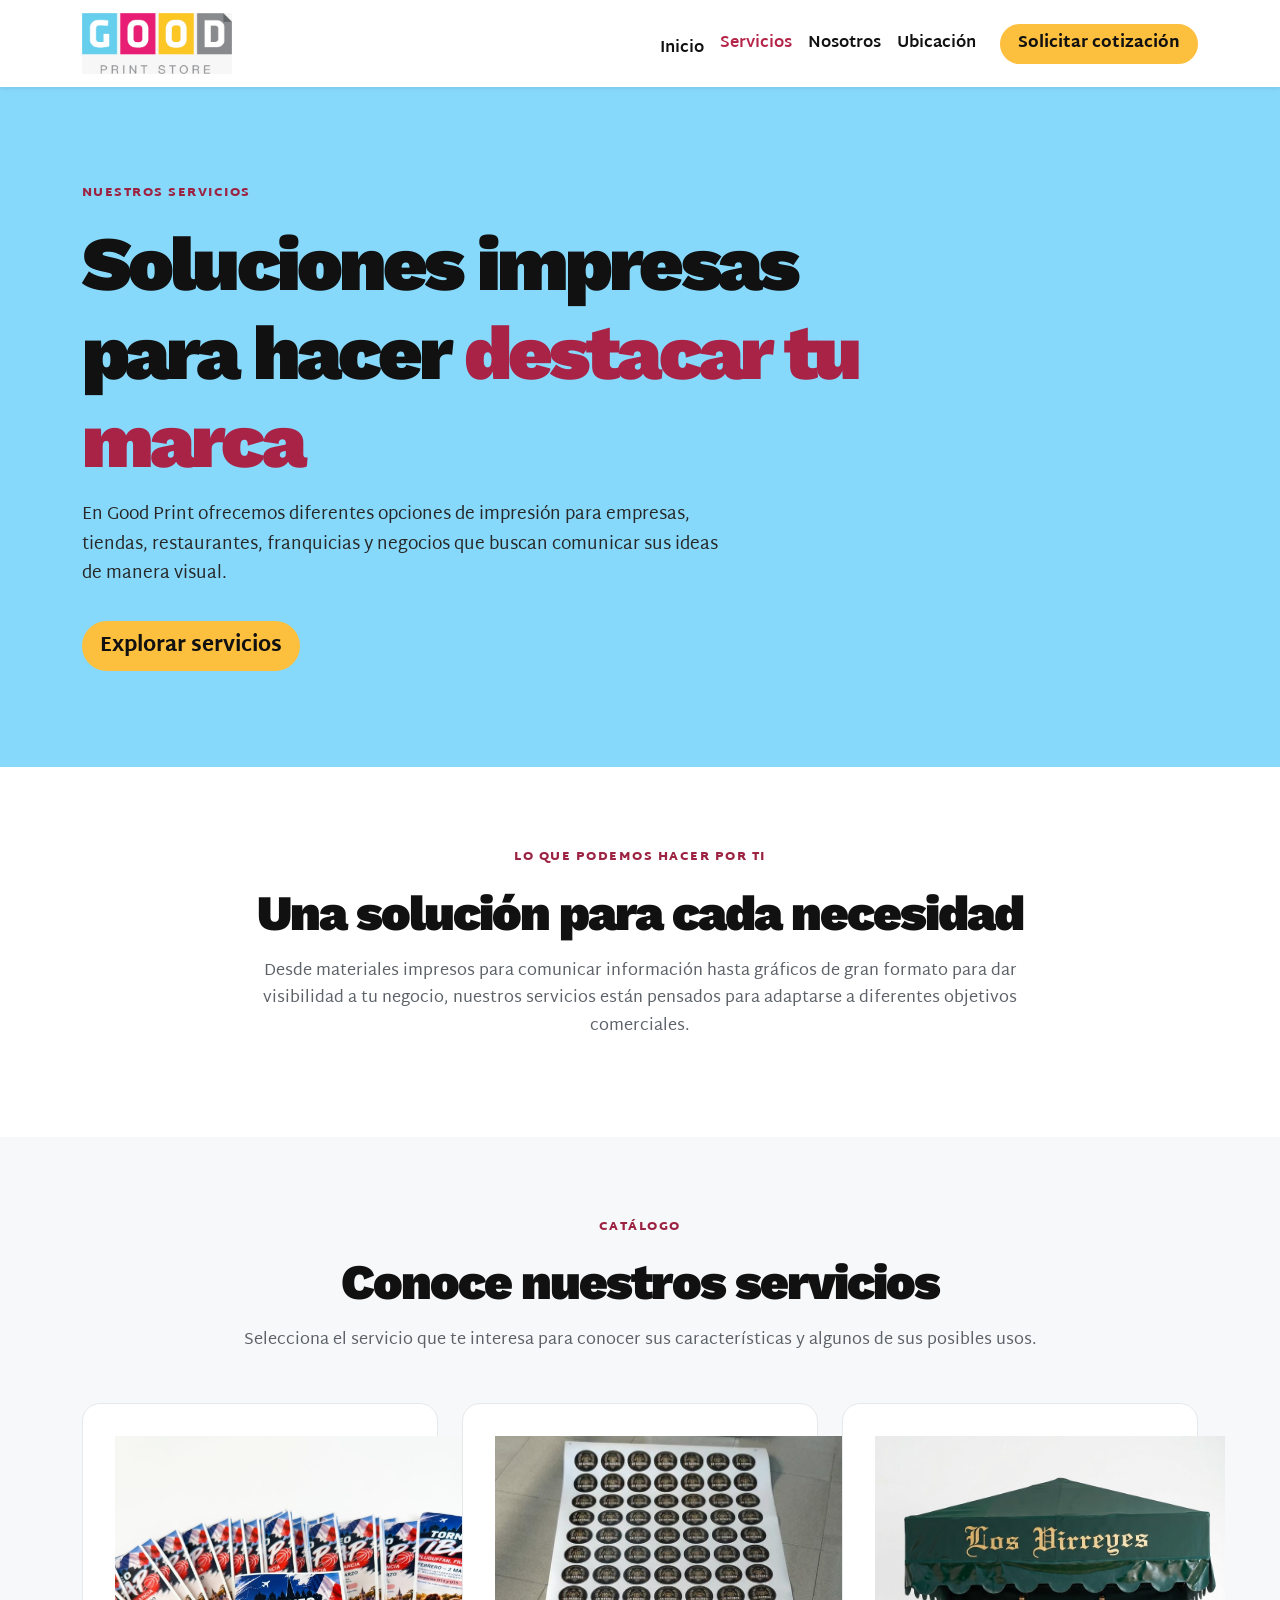
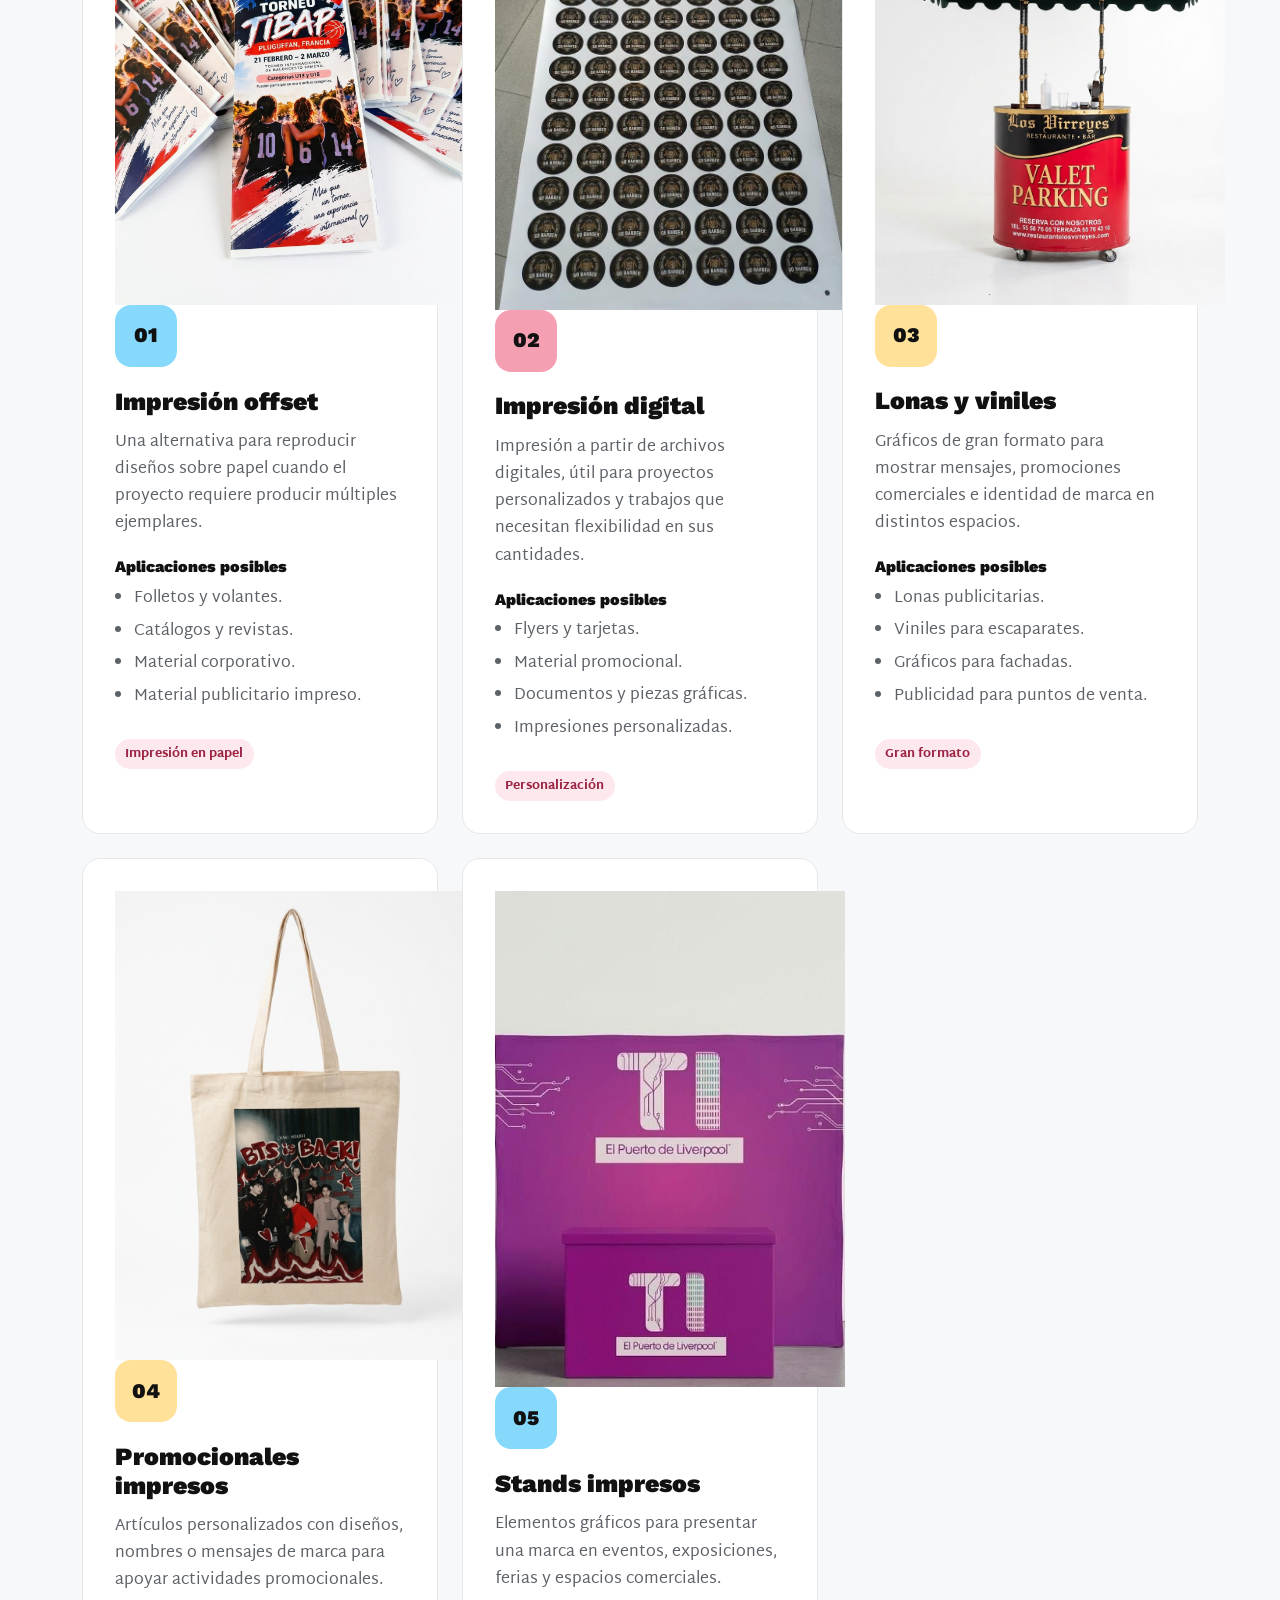
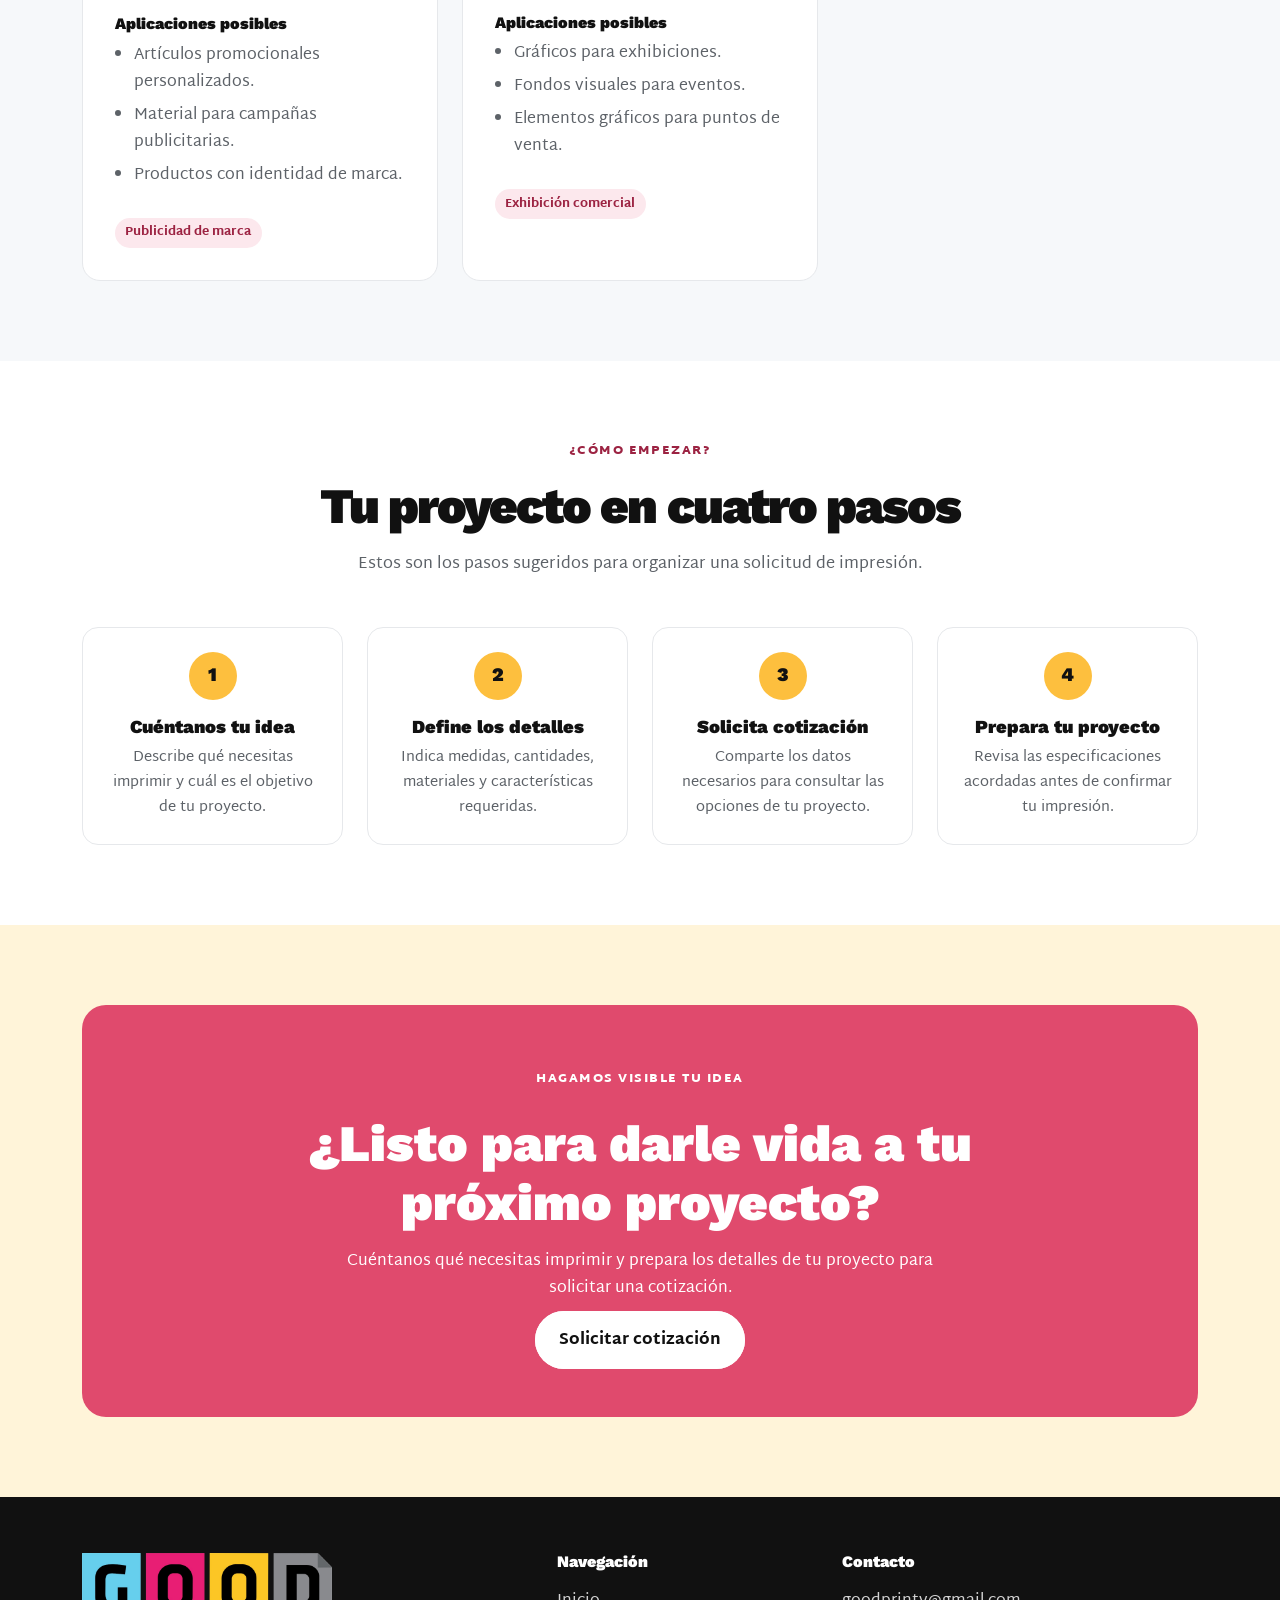
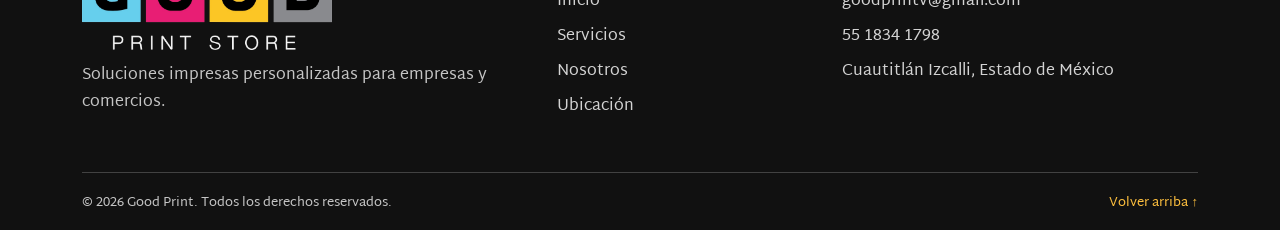
<file: servicios.html>
<!DOCTYPE html>
<html lang="es">
<head>
  <meta charset="UTF-8">
  <meta name="viewport" content="width=device-width, initial-scale=1.0">
  <meta name="description" content="Conoce los servicios de impresión offset, impresión digital, lonas, viniles, promocionales y stands de Good Print.">
  <title>Servicios | Good Print</title>

  <!-- Bootstrap 5 -->
  <link href="https://cdn.jsdelivr.net/npm/bootstrap@5.3.3/dist/css/bootstrap.min.css" rel="stylesheet">

  <!-- Tipografías -->
  <link rel="preconnect" href="https://fonts.googleapis.com">
  <link rel="preconnect" href="https://fonts.gstatic.com" crossorigin>
  <link href="https://fonts.googleapis.com/css2?family=Martel+Sans:wght@400;600;700&family=Work+Sans:wght@700;800;900&display=swap" rel="stylesheet">

  <style>
    :root {
      --azul: #87D9FB;
      --rosa: #E04A6D;
      --amarillo: #FDBF3E;
      --negro: #111111;
      --blanco: #FFFFFF;
      --gris: #5D6268;
      --fondo: #F6F8FA;
    }

    * {
      box-sizing: border-box;
    }

    html {
      scroll-behavior: smooth;
      scroll-padding-top: 100px;
    }

    body {
      margin: 0;
      color: var(--negro);
      font-family: "Martel Sans", sans-serif;
      line-height: 1.7;
    }

    h1, h2, h3, h4,
    .navbar-brand,
    .footer-brand {
      font-family: "Work Sans", sans-serif;
      font-weight: 900;
      line-height: 1.15;
    }

    .navbar-brand {
      display: flex;
      flex-direction: column;
      font-size: 1.4rem;
      line-height: 1;
    }

    .navbar-brand span,
    .footer-brand span {
      color: var(--rosa);
    }

    .navbar-brand small {
      margin-top: 5px;
      font-family: "Martel Sans", sans-serif;
      font-size: .58rem;
      font-weight: 600;
    }

    .navbar .nav-link {
      color: var(--negro);
      font-weight: 700;
    }

    .navbar .nav-link:hover,
    .navbar .nav-link.active {
      color: #B52549;
    }

    .btn-good {
      background: var(--amarillo);
      color: var(--negro);
      border: 2px solid var(--amarillo);
      border-radius: 50px;
      font-weight: 800;
      transition: .2s;
    }

    .btn-good:hover {
      background: #FFD36F;
      border-color: #FFD36F;
      color: var(--negro);
      transform: translateY(-2px);
    }

    /* PORTADA */
    .services-hero {
      position: relative;
      overflow: hidden;
      padding: 6rem 0;
      background: var(--azul);
    }

    .services-hero::after {
      content: "";
      position: absolute;
      top: 10%;
      
    }

    .hero-content {
      position: relative;
      z-index: 1;
    }

    .eyebrow {
      color: #9C2342;
      font-size: .78rem;
      font-weight: 900;
      letter-spacing: .12em;
      text-transform: uppercase;
    }

    .services-hero h1 {
      max-width: 800px;
      margin: 1rem 0;
      font-size: clamp(2.8rem, 6vw, 5rem);
      letter-spacing: -.05em;
    }

    .services-hero h1 span {
      color: #A92347;
    }

    .hero-copy {
      max-width: 650px;
      color: #272727;
      font-size: 1.08rem;
    }

    .hero-label {
      display: inline-block;
      margin-top: 1.5rem;
      padding: .45rem .8rem;
      border: 1px dashed rgba(17,17,17,.5);
      border-radius: 8px;
      background: rgba(255,255,255,.35);
      font-size: .78rem;
      font-weight: 700;
    }

    /* ESTILOS GENERALES */
    .section-padding {
      padding: 5rem 0;
    }

    .section-title {
      margin: .5rem 0 1rem;
      font-size: clamp(2rem, 4vw, 3.1rem);
      letter-spacing: -.04em;
    }

    .section-lead {
      color: var(--gris);
      font-size: 1.02rem;
    }

    .content-narrow {
      max-width: 800px;
      margin: auto;
    }

    /* TARJETAS DE SERVICIOS */
    .services-list {
      background: var(--fondo);
    }

    .service-card {
      height: 100%;
      padding: 2rem;
      border: 1px solid #E6E8EB;
      border-radius: 18px;
      background: var(--blanco);
      transition: transform .2s, box-shadow .2s;
      scroll-margin-top: 110px;
    }

    .service-card:hover {
      transform: translateY(-5px);
      box-shadow: 0 12px 30px rgba(0,0,0,.08);
    }

    .service-number {
      display: grid;
      place-items: center;
      width: 62px;
      height: 62px;
      border-radius: 16px;
      font-size: 1.3rem;
      font-family: "Work Sans", sans-serif;
      font-weight: 900;
    }

    .symbol-blue {
      background: var(--azul);
    }

    .symbol-pink {
      background: #F5A0B2;
    }

    .symbol-yellow {
      background: #FFE19A;
    }

    .service-card h2 {
      margin: 1.3rem 0 .8rem;
      font-size: 1.55rem;
    }

    .service-card p {
      color: var(--gris);
    }

    .service-card h3 {
      margin-top: 1.3rem;
      font-size: 1rem;
    }

    .service-card ul {
      padding-left: 1.2rem;
      color: var(--gris);
    }

    .service-card li {
      margin-bottom: .35rem;
    }

    .service-tag {
      display: inline-block;
      margin-top: .8rem;
      padding: .3rem .65rem;
      border-radius: 20px;
      background: #FCE8ED;
      color: #9C2342;
      font-size: .76rem;
      font-weight: 800;
    }

    /* PROCESO */
    .process-card {
      height: 100%;
      padding: 1.5rem;
      text-align: center;
      border: 1px solid #E6E8EB;
      border-radius: 16px;
      background: var(--blanco);
    }

    .process-number {
      display: grid;
      place-items: center;
      width: 48px;
      height: 48px;
      margin: 0 auto 1rem;
      border-radius: 50%;
      background: var(--amarillo);
      font-family: "Work Sans", sans-serif;
      font-weight: 900;
      font-size: 1.2rem;
    }

    .process-card h3 {
      font-size: 1.15rem;
    }

    .process-card p {
      margin-bottom: 0;
      color: var(--gris);
      font-size: .92rem;
    }

    /* LLAMADO A LA ACCIÓN */
    .cta-section {
      background: #FFF4D9;
    }

    .cta-panel {
      padding: clamp(2rem, 5vw, 4rem);
      border-radius: 24px;
      background: var(--rosa);
      color: var(--blanco);
    }

    .cta-panel h2 {
      max-width: 750px;
      margin: 0 auto 1rem;
      font-size: clamp(2rem, 4vw, 3.2rem);
    }

    .cta-panel p {
      max-width: 650px;
      margin: 0 auto 1.5rem;
    }

    .btn-light-good {
      padding: .8rem 1.4rem;
      border: 2px solid var(--blanco);
      border-radius: 50px;
      background: var(--blanco);
      color: var(--negro);
      font-weight: 800;
      text-decoration: none;
      transition: .2s;
    }

    .btn-light-good:hover {
      background: var(--amarillo);
      border-color: var(--amarillo);
      color: var(--negro);
    }

    /* PIE DE PÁGINA */
    .site-footer {
      padding: 3.5rem 0 1rem;
      background: var(--negro);
      color: var(--blanco);
    }

    .footer-brand {
      display: inline-block;
      margin-bottom: .7rem;
      color: var(--blanco);
      font-size: 1.7rem;
      text-decoration: none;
    }

    .footer-muted {
      color: #C5C5C5;
    }

    .footer-title {
      margin-bottom: 1rem;
      font-size: 1rem;
    }

    .footer-links {
      margin: 0;
      padding: 0;
      list-style: none;
    }

    .footer-links li {
      margin-bottom: .5rem;
      color: #D3D3D3;
      overflow-wrap: anywhere;
    }

    .footer-links a {
      color: #D3D3D3;
      text-decoration: none;
    }

    .footer-links a:hover {
      color: var(--amarillo);
    }

    .footer-bottom {
      display: flex;
      justify-content: space-between;
      gap: 1rem;
      margin-top: 2.5rem;
      padding-top: 1.2rem;
      border-top: 1px solid #424242;
      color: #C5C5C5;
      font-size: .82rem;
    }

    .back-to-top {
      color: var(--amarillo);
      text-decoration: none;
    }

    @media (max-width: 767.98px) {
      .services-hero {
        padding: 4rem 0;
      }

      .services-hero::after {
        top: 2%;
        right: -170px;
        width: 300px;
        height: 300px;
        border-width: 20px;
      }

      .section-padding {
        padding: 3.5rem 0;
      }

      .service-card {
        padding: 1.5rem;
      }

      .footer-bottom {
        flex-direction: column;
      }
    }
  </style>
</head>

<body id="top">

  <!-- MENÚ PRINCIPAL -->
  <header>
    <nav class="navbar navbar-expand-lg navbar-light bg-white shadow-sm sticky-top"
      aria-label="Navegación principal">

      <div class="container">

        <a class="navbar-brand" href="index.html">
          <img src="img/logotipo.jpeg" alt="" width="150px">

        <button class="navbar-toggler" type="button"
          data-bs-toggle="collapse"
          data-bs-target="#menuPrincipal"
          aria-controls="menuPrincipal"
          aria-expanded="false"
          aria-label="Abrir o cerrar menú">
          <span class="navbar-toggler-icon"></span>
        </button>

        <div class="collapse navbar-collapse" id="menuPrincipal">
          <ul class="navbar-nav ms-auto align-items-lg-center">

            <li class="nav-item">
              <a class="nav-link" href="index.html">Inicio</a>
            </li>

            <li class="nav-item">
              <a class="nav-link active" aria-current="page" href="servicios.html">Servicios</a>
            </li>

            <li class="nav-item">
              <a class="nav-link" href="nosotros.html">Nosotros</a>
            </li>

            <li class="nav-item">
              <a class="nav-link" href="ubicacion.html">Ubicación</a>
            </li>

            <li class="nav-item ms-lg-3 mt-2 mt-lg-0">
              <a class="btn btn-good px-3" href="#cotizacion">
                Solicitar cotización
              </a>
            </li>

          </ul>
        </div>
      </div>
    </nav>
  </header>

  <main>

    <!-- PORTADA DE SERVICIOS -->
   <section class="services-hero">
    <div class="container services-hero-content">

        <!-- Texto del lado izquierdo -->
        <div class="services-hero-text">
            <p class="eyebrow">Nuestros servicios</p>

            <h1>
                Soluciones impresas<br>
                para hacer <span>destacar tu marca</span>
            </h1>

            <p class="hero-copy">
                En Good Print ofrecemos diferentes opciones de impresión
                para empresas, tiendas, restaurantes, franquicias y negocios
                que buscan comunicar sus ideas de manera visual.
            </p>

            <a href="#catalogo-servicios"
               class="btn btn-good btn-lg mt-3">
                Explorar servicios
            </a>
        </div>

        <!-- Imagen del lado derecho -->
        <div class="services-hero-image">
            
        </div>

    </div>
</section>

    <!-- INTRODUCCIÓN -->
    <section class="section-padding">
      <div class="container content-narrow text-center">

        <p class="eyebrow">Lo que podemos hacer por ti</p>

        <h2 class="section-title">
          Una solución para cada necesidad
        </h2>

        <p class="section-lead">
          Desde materiales impresos para comunicar información hasta
          gráficos de gran formato para dar visibilidad a tu negocio,
          nuestros servicios están pensados para adaptarse a diferentes
          objetivos comerciales.
        </p>

      </div>
    </section>

    <!-- CATÁLOGO DE SERVICIOS -->
    <section id="catalogo-servicios" class="services-list section-padding">
      <div class="container">

        <div class="text-center content-narrow mb-5">
          <p class="eyebrow">Catálogo</p>
          <h2 class="section-title">Conoce nuestros servicios</h2>
          <p class="section-lead">
            Selecciona el servicio que te interesa para conocer sus
            características y algunos de sus posibles usos.
          </p>
        </div>

        <div class="row g-4">

  <!-- SERVICIO 1: IMPRESIÓN OFFSET -->
  <div class="col-md-6 col-lg-4" id="offset">
    <article class="service-card">

      <div class="service-image">
        <img src="img/folletos 5.jpeg" width="350px" 
             alt="Ejemplo de impresión offset"
             loading="lazy">
      </div>

      <div class="service-number symbol-blue">01</div>

      <h2>Impresión offset</h2>

      <p>
        Una alternativa para reproducir diseños sobre papel
        cuando el proyecto requiere producir múltiples ejemplares.
      </p>

      <h3>Aplicaciones posibles</h3>
      <ul>
        <li>Folletos y volantes.</li>
        <li>Catálogos y revistas.</li>
        <li>Material corporativo.</li>
        <li>Material publicitario impreso.</li>
      </ul>

      <span class="service-tag">Impresión en papel</span>
    </article>
  </div>

  <!-- SERVICIO 2: IMPRESIÓN DIGITAL -->
  <div class="col-md-6 col-lg-4" id="digital">
    <article class="service-card">

      <div class="service-image">
        <img src="img/digital.jpeg" width="350px"
             alt="Ejemplo de impresión digital"
             loading="lazy">
      </div>

      <div class="service-number symbol-pink">02</div>

      <h2>Impresión digital</h2>

      <p>
        Impresión a partir de archivos digitales, útil para proyectos
        personalizados y trabajos que necesitan flexibilidad en sus cantidades.
      </p>

      <h3>Aplicaciones posibles</h3>
      <ul>
        <li>Flyers y tarjetas.</li>
        <li>Material promocional.</li>
        <li>Documentos y piezas gráficas.</li>
        <li>Impresiones personalizadas.</li>
      </ul>

      <span class="service-tag">Personalización</span>
    </article>
  </div>

  <!-- SERVICIO 3: LONAS Y VINILES -->
  <div class="col-md-6 col-lg-4" id="gran-formato">
    <article class="service-card">

      <div class="service-image">
        <img src="img/lonas.jpeg" width="350px"
             alt="Ejemplo de lonas y viniles impresos"
             loading="lazy">
      </div>

      <div class="service-number symbol-yellow">03</div>

      <h2>Lonas y viniles</h2>

      <p>
        Gráficos de gran formato para mostrar mensajes, promociones
        comerciales e identidad de marca en distintos espacios.
      </p>

      <h3>Aplicaciones posibles</h3>
      <ul>
        <li>Lonas publicitarias.</li>
        <li>Viniles para escaparates.</li>
        <li>Gráficos para fachadas.</li>
        <li>Publicidad para puntos de venta.</li>
      </ul>

      <span class="service-tag">Gran formato</span>
    </article>
  </div>

  <!-- SERVICIO 4: PROMOCIONALES -->
  <div class="col-md-6 col-lg-4" id="promocionales">
    <article class="service-card">

      <div class="service-image">
        <img src="img/promocionales.jpeg" width="350px"
             alt="Ejemplos de artículos promocionales impresos"
             loading="lazy">
      </div>

      <div class="service-number symbol-yellow">04</div>

      <h2>Promocionales impresos</h2>

      <p>
        Artículos personalizados con diseños, nombres o mensajes
        de marca para apoyar actividades promocionales.
      </p>

      <h3>Aplicaciones posibles</h3>
      <ul>
        <li>Artículos promocionales personalizados.</li>
        <li>Material para campañas publicitarias.</li>
        <li>Productos con identidad de marca.</li>
      </ul>

      <span class="service-tag">Publicidad de marca</span>
    </article>
  </div>

  <!-- SERVICIO 5: STANDS -->
  <div class="col-md-6 col-lg-4" id="stands">
    <article class="service-card">

      <div class="service-image">
        <img src="img/stands 3.jpeg" width="350px"
             alt="Ejemplo de stands impresos"
             loading="lazy">
      </div>

      <div class="service-number symbol-blue">05</div>

      <h2>Stands impresos</h2>

      <p>
        Elementos gráficos para presentar una marca en eventos,
        exposiciones, ferias y espacios comerciales.
      </p>

      <h3>Aplicaciones posibles</h3>
      <ul>
        <li>Gráficos para exhibiciones.</li>
        <li>Fondos visuales para eventos.</li>
        <li>Elementos gráficos para puntos de venta.</li>
      </ul>

      <span class="service-tag">Exhibición comercial</span>
    </article>
  </div>

</div>
    </section>

    <!-- PROCESO DE TRABAJO -->
    <section class="section-padding">
      <div class="container">

        <div class="content-narrow text-center mb-5">
          <p class="eyebrow">¿Cómo empezar?</p>
          <h2 class="section-title">Tu proyecto en cuatro pasos</h2>
          <p class="section-lead">
            Estos son los pasos sugeridos para organizar una solicitud
            de impresión.
          </p>
        </div>

        <div class="row g-4">

          <div class="col-sm-6 col-lg-3">
            <article class="process-card">
              <div class="process-number">1</div>
              <h3>Cuéntanos tu idea</h3>
              <p>Describe qué necesitas imprimir y cuál es el objetivo de tu proyecto.</p>
            </article>
          </div>

          <div class="col-sm-6 col-lg-3">
            <article class="process-card">
              <div class="process-number">2</div>
              <h3>Define los detalles</h3>
              <p>Indica medidas, cantidades, materiales y características requeridas.</p>
            </article>
          </div>

          <div class="col-sm-6 col-lg-3">
            <article class="process-card">
              <div class="process-number">3</div>
              <h3>Solicita cotización</h3>
              <p>Comparte los datos necesarios para consultar las opciones de tu proyecto.</p>
            </article>
          </div>

          <div class="col-sm-6 col-lg-3">
            <article class="process-card">
              <div class="process-number">4</div>
              <h3>Prepara tu proyecto</h3>
              <p>Revisa las especificaciones acordadas antes de confirmar tu impresión.</p>
            </article>
          </div>

        </div>
      </div>
    </section>

    <!-- LLAMADO A LA ACCIÓN -->
    <section id="cotizacion" class="cta-section section-padding">
      <div class="container">

        <div class="cta-panel text-center">
          <p class="eyebrow text-white">Hagamos visible tu idea</p>

          <h2>
            ¿Listo para darle vida a tu próximo proyecto?
          </h2>

          <p>
            Cuéntanos qué necesitas imprimir y prepara los detalles
            de tu proyecto para solicitar una cotización.
          </p>

          <a href="index.html#contacto" class="btn-light-good">
            Solicitar cotización
          </a>
        </div>

      </div>
    </section>

  </main>

  <!-- PIE DE PÁGINA -->
  <footer class="site-footer">
    <div class="container">

      <div class="row g-4">

        <div class="col-lg-5">
          <a class="footer-brand" href="index.html">
           <img src="img/WhatsApp Image 2026-10-23 at 9.59.49 AM.jpeg" width="250px" alt=""></a> 

          <p class="footer-muted">
            Soluciones impresas personalizadas para empresas y comercios.
          </p>
        </div>

        <div class="col-6 col-lg-3">
          <h2 class="footer-title">Navegación</h2>

          <ul class="footer-links">
            <li><a href="index.html">Inicio</a></li>
            <li><a href="servicios.html">Servicios</a></li>
            <li><a href="nosotros.html">Nosotros</a></li>
            <li><a href="ubicacion.html">Ubicación</a></li>
          </ul>
        </div>

        <div class="col-6 col-lg-4">
          <h2 class="footer-title">Contacto</h2>

          <ul class="footer-links">
            <li>
              <a href="mailto:goodprintv@gmail.com">
                goodprintv@gmail.com
              </a>
            </li>
            <li>
              <a href="tel:+525518341798">55 1834 1798</a>
            </li>
            <li>Cuautitlán Izcalli, Estado de México</li>
          </ul>
        </div>

      </div>

      <div class="footer-bottom">
        <span>
          © <span id="anioActual"></span> Good Print. Todos los derechos reservados.
        </span>

        <a href="#top" class="back-to-top">Volver arriba ↑</a>
      </div>

    </div>
  </footer>

  <!-- Bootstrap JavaScript -->
  <script src="https://cdn.jsdelivr.net/npm/bootstrap@5.3.3/dist/js/bootstrap.bundle.min.js"></script>

  <script>
    // Mostrar el año actual automáticamente.
    const anioActual = document.getElementById("anioActual");

    if (anioActual) {
      anioActual.textContent = new Date().getFullYear();
    }
  </script>

</body>
</html>
</file>
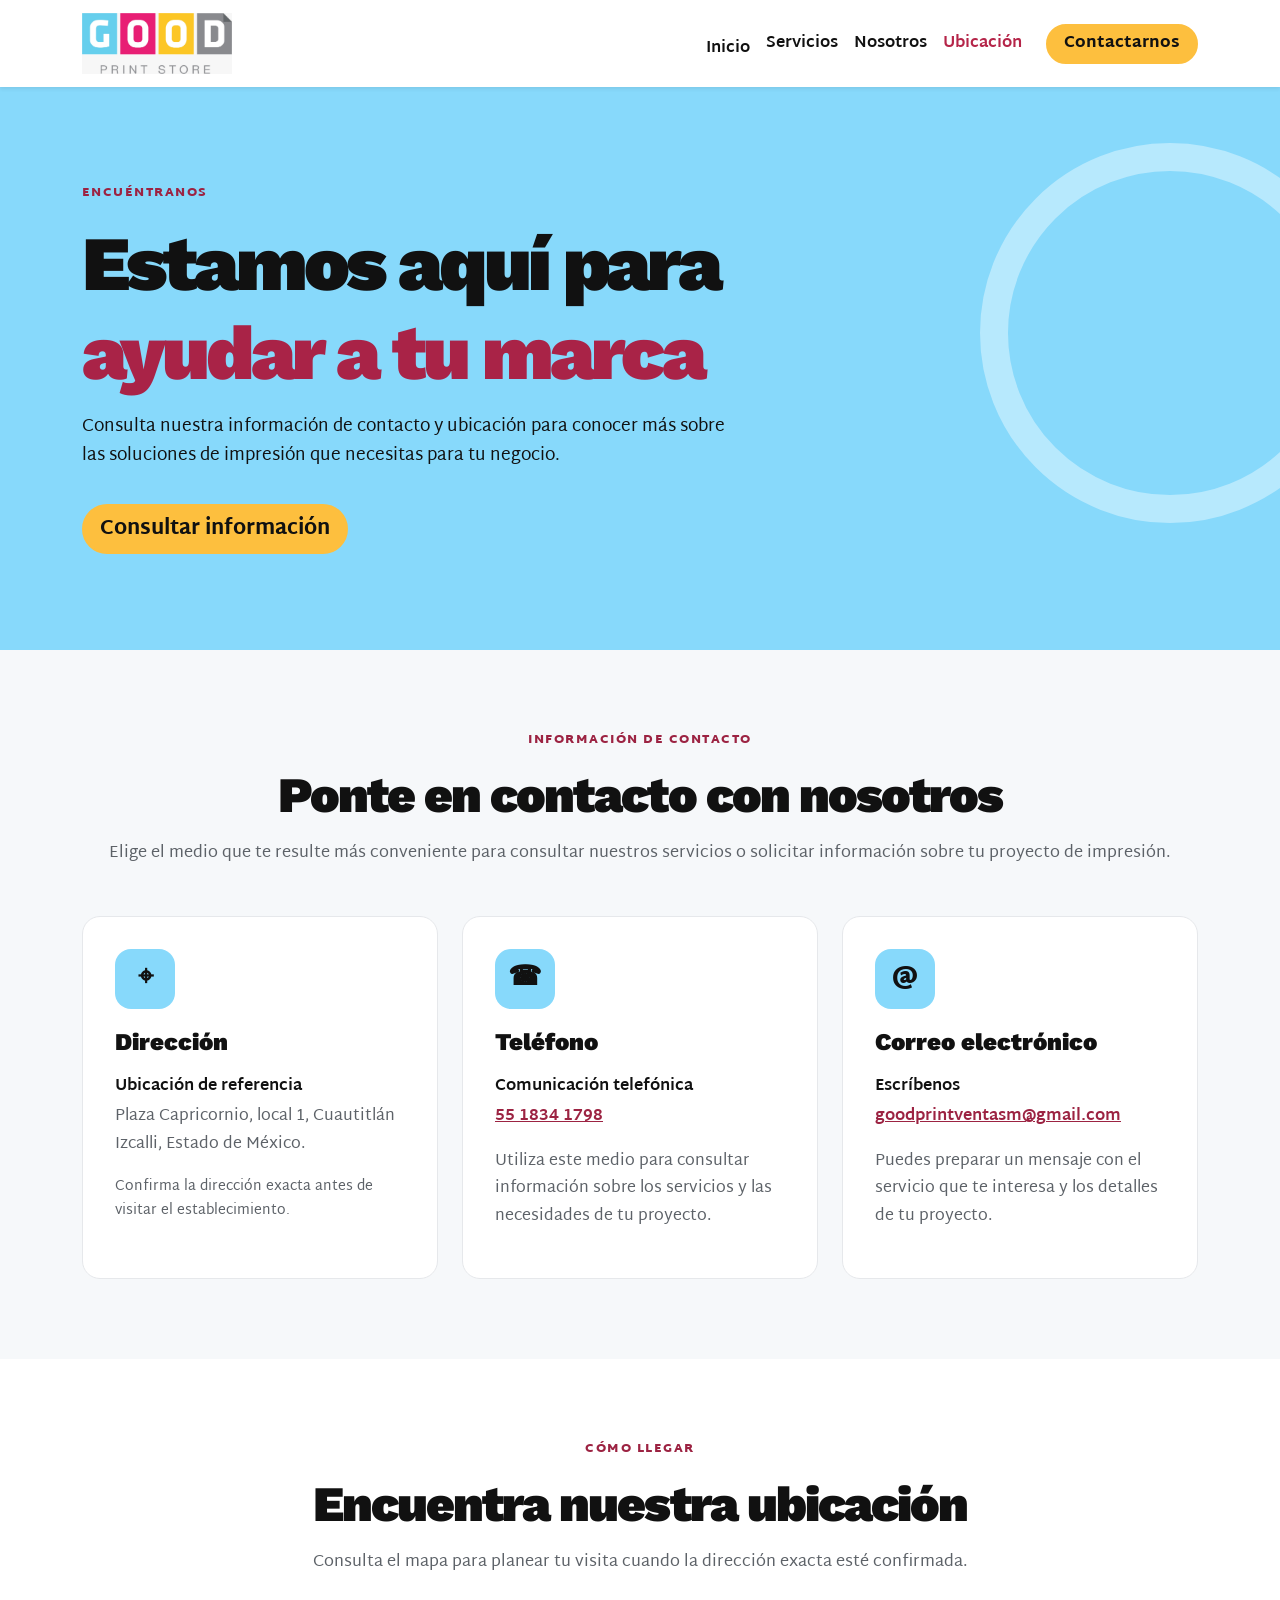
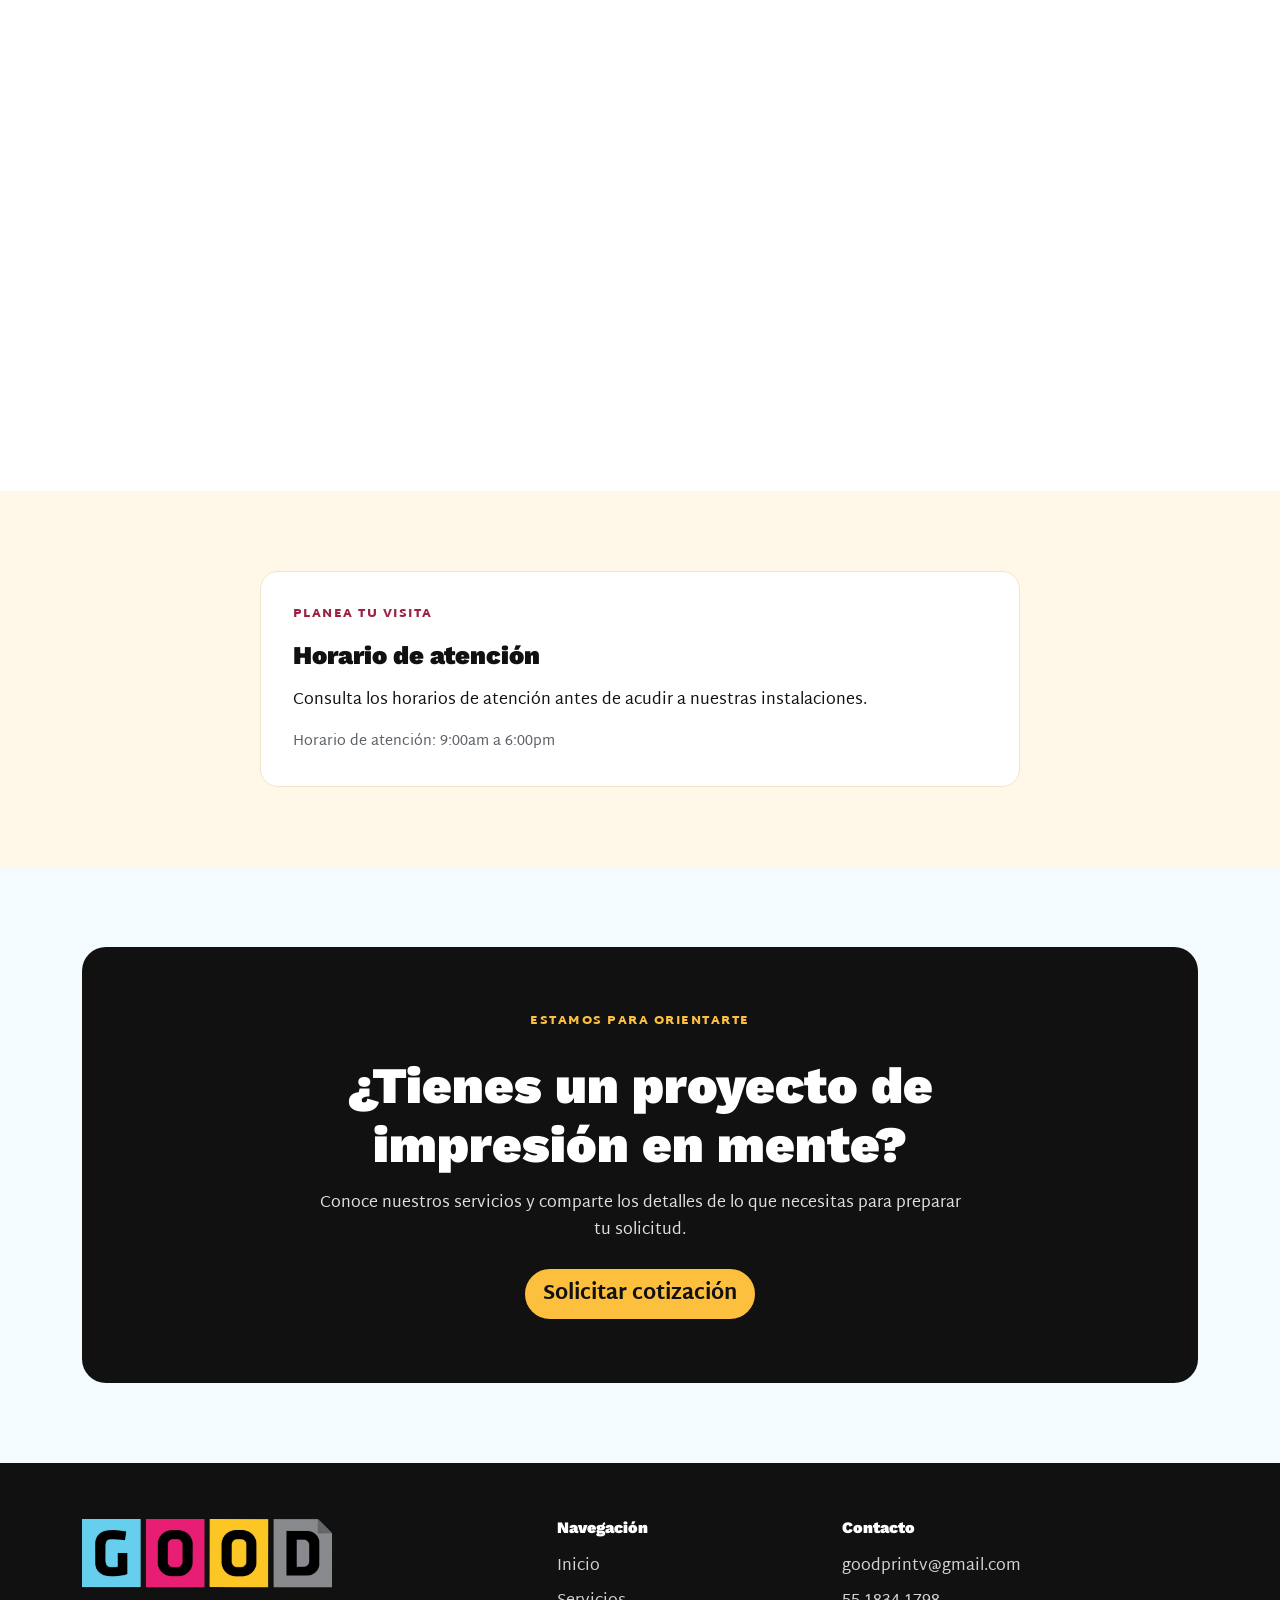
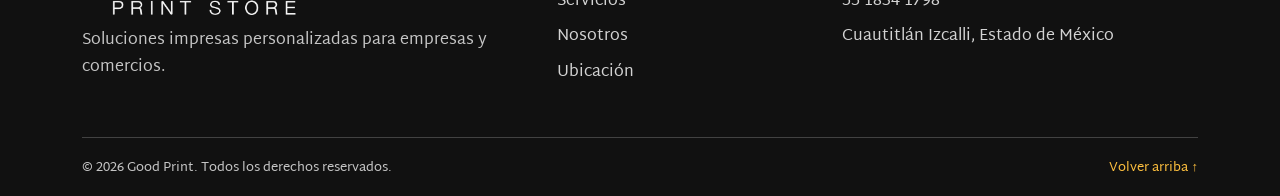
<file: ubicacion.html>
<!DOCTYPE html>
<html lang="es">
<head>
  <meta charset="UTF-8">
  <meta name="viewport" content="width=device-width, initial-scale=1.0">
  <meta name="description" content="Consulta la ubicación y los medios de contacto de Good Print para solicitar información sobre nuestros servicios de impresión.">
  <title>Ubicación | Good Print</title>

  <!-- Bootstrap 5 -->
  <link href="https://cdn.jsdelivr.net/npm/bootstrap@5.3.3/dist/css/bootstrap.min.css" rel="stylesheet">

  <!-- Tipografías -->
  <link rel="preconnect" href="https://fonts.googleapis.com">
  <link rel="preconnect" href="https://fonts.gstatic.com" crossorigin>
  <link href="https://fonts.googleapis.com/css2?family=Martel+Sans:wght@400;600;700&family=Work+Sans:wght@700;800;900&display=swap" rel="stylesheet">

  <style>
    :root {
      --azul: #87D9FB;
      --rosa: #E04A6D;
      --amarillo: #FDBF3E;
      --negro: #111111;
      --blanco: #FFFFFF;
      --gris: #5D6268;
      --fondo: #F6F8FA;
    }

    * {
      box-sizing: border-box;
    }

    html {
      scroll-behavior: smooth;
      scroll-padding-top: 100px;
    }

    body {
      margin: 0;
      color: var(--negro);
      font-family: "Martel Sans", sans-serif;
      line-height: 1.7;
    }

    h1, h2, h3,
    .navbar-brand,
    .footer-brand {
      font-family: "Work Sans", sans-serif;
      font-weight: 900;
      line-height: 1.15;
    }

    /* MENÚ PRINCIPAL */
    .navbar-brand {
      display: flex;
      flex-direction: column;
      font-size: 1.4rem;
      line-height: 1;
    }

    .navbar-brand span,
    .footer-brand span {
      color: var(--rosa);
    }

    .navbar-brand small {
      margin-top: 5px;
      font-family: "Martel Sans", sans-serif;
      font-size: .58rem;
      font-weight: 600;
    }

    .navbar .nav-link {
      color: var(--negro);
      font-weight: 700;
    }

    .navbar .nav-link:hover,
    .navbar .nav-link.active {
      color: #B52549;
    }

    .btn-good {
      background: var(--amarillo);
      color: var(--negro);
      border: 2px solid var(--amarillo);
      border-radius: 50px;
      font-weight: 800;
      transition: .2s;
    }

    .btn-good:hover {
      background: #FFD36F;
      border-color: #FFD36F;
      color: var(--negro);
      transform: translateY(-2px);
    }

    /* PORTADA */
    .location-hero {
      position: relative;
      overflow: hidden;
      padding: 6rem 0;
      background: var(--azul);
    }

    .location-hero::after {
      content: "";
      position: absolute;
      top: 10%;
      right: -80px;
      width: 380px;
      height: 380px;
      border: 28px solid rgba(255,255,255,.4);
      border-radius: 50%;
    }

    .hero-content {
      position: relative;
      z-index: 1;
    }

    .eyebrow {
      color: #9C2342;
      font-size: .78rem;
      font-weight: 900;
      letter-spacing: .12em;
      text-transform: uppercase;
    }

    .location-hero h1 {
      max-width: 800px;
      margin: 1rem 0;
      font-size: clamp(2.8rem, 6vw, 5rem);
      letter-spacing: -.05em;
    }

    .location-hero h1 span {
      color: #A92347;
    }

    .hero-copy {
      max-width: 650px;
      font-size: 1.08rem;
    }

    .hero-label {
      display: inline-block;
      margin-top: 1.5rem;
      padding: .45rem .8rem;
      border: 1px dashed rgba(17,17,17,.5);
      border-radius: 8px;
      background: rgba(255,255,255,.35);
      font-size: .78rem;
      font-weight: 700;
    }

    /* ESTILOS GENERALES */
    .section-padding {
      padding: 5rem 0;
    }

    .section-title {
      margin: .5rem 0 1rem;
      font-size: clamp(2rem, 4vw, 3.1rem);
      letter-spacing: -.04em;
    }

    .section-lead {
      color: var(--gris);
      font-size: 1.02rem;
    }

    /* INFORMACIÓN DE UBICACIÓN */
    .location-section {
      background: var(--fondo);
    }

    .location-card {
      height: 100%;
      padding: 2rem;
      border: 1px solid #E6E8EB;
      border-radius: 18px;
      background: var(--blanco);
    }

    .location-symbol {
      display: grid;
      place-items: center;
      width: 60px;
      height: 60px;
      margin-bottom: 1.3rem;
      border-radius: 16px;
      background: var(--azul);
      font-size: 1.7rem;
      font-weight: 900;
    }

    .location-card h2 {
      margin-bottom: 1rem;
      font-size: 1.5rem;
    }

    .location-card p {
      color: var(--gris);
    }

    .location-detail {
      margin-bottom: 1.1rem;
    }

    .location-detail strong {
      display: block;
      margin-bottom: .2rem;
    }

    .location-detail a {
      color: #9C2342;
      font-weight: 700;
      overflow-wrap: anywhere;
    }

    /* MAPA */
    .map-section {
      padding: 5rem 0;
    }

    .map-placeholder {
      display: flex;
      min-height: 350px;
      align-items: center;
      justify-content: center;
      padding: 2rem;
      border: 2px dashed #A8C7D4;
      border-radius: 20px;
      background:
        linear-gradient(135deg, rgba(135,217,251,.22), rgba(245,160,178,.22)),
        var(--fondo);
      text-align: center;
    }

    .map-placeholder-content {
      max-width: 480px;
    }

    .map-symbol {
      display: grid;
      place-items: center;
      width: 75px;
      height: 75px;
      margin: 0 auto 1.2rem;
      border-radius: 50%;
      background: var(--rosa);
      color: var(--blanco);
      font-size: 2rem;
    }

    .map-placeholder h3 {
      margin-bottom: .8rem;
      font-size: 1.5rem;
    }

    .map-placeholder p {
      color: var(--gris);
    }

    .map-note {
      margin-top: 1rem;
      color: var(--gris);
      font-size: .82rem;
    }

    /* HORARIOS */
    .hours-section {
      background: #FFF8E8;
    }

    .hours-card {
      max-width: 760px;
      margin: auto;
      padding: 2rem;
      border: 1px solid #F1E4C8;
      border-radius: 18px;
      background: var(--blanco);
    }

    .hours-card h2 {
      margin-bottom: 1rem;
      font-size: 1.6rem;
    }

    .hours-note {
      margin-bottom: 0;
      color: var(--gris);
      font-size: .9rem;
    }

    /* LLAMADO A LA ACCIÓN */
    .contact-section {
      background: #F4FBFE;
    }

    .cta-panel {
      padding: clamp(2rem, 5vw, 4rem);
      border-radius: 24px;
      background: var(--negro);
      color: var(--blanco);
    }

    .cta-panel h2 {
      max-width: 750px;
      margin: 0 auto 1rem;
      font-size: clamp(2rem, 4vw, 3.2rem);
    }

    .cta-panel p {
      max-width: 650px;
      margin: 0 auto 1.5rem;
      color: #E0E0E0;
    }

    /* PIE DE PÁGINA */
    .site-footer {
      padding: 3.5rem 0 1rem;
      background: var(--negro);
      color: var(--blanco);
    }

    .footer-brand {
      display: inline-block;
      margin-bottom: .7rem;
      color: var(--blanco);
      font-size: 1.7rem;
      text-decoration: none;
    }

    .footer-muted {
      color: #C5C5C5;
    }

    .footer-title {
      margin-bottom: 1rem;
      font-size: 1rem;
    }

    .footer-links {
      margin: 0;
      padding: 0;
      list-style: none;
    }

    .footer-links li {
      margin-bottom: .5rem;
      color: #D3D3D3;
      overflow-wrap: anywhere;
    }

    .footer-links a {
      color: #D3D3D3;
      text-decoration: none;
    }

    .footer-links a:hover {
      color: var(--amarillo);
    }

    .footer-bottom {
      display: flex;
      justify-content: space-between;
      gap: 1rem;
      margin-top: 2.5rem;
      padding-top: 1.2rem;
      border-top: 1px solid #424242;
      color: #C5C5C5;
      font-size: .82rem;
    }

    .back-to-top {
      color: var(--amarillo);
      text-decoration: none;
    }

    @media (max-width: 767.98px) {
      .location-hero {
        padding: 4rem 0;
      }

      .location-hero::after {
        top: 2%;
        right: -170px;
        width: 300px;
        height: 300px;
        border-width: 20px;
      }

      .section-padding,
      .map-section {
        padding: 3.5rem 0;
      }

      .location-card,
      .hours-card {
        padding: 1.5rem;
      }

      .map-placeholder {
        min-height: 300px;
      }

      .footer-bottom {
        flex-direction: column;
      }
    }
  </style>
</head>

<body id="top">

  <!-- MENÚ PRINCIPAL -->
  <header>
    <nav class="navbar navbar-expand-lg navbar-light bg-white shadow-sm sticky-top"
      aria-label="Navegación principal">

      <div class="container">

        <a class="navbar-brand" href="index.html">
          <img src="img/logotipo.jpeg" alt="" width="150px">

        <button class="navbar-toggler" type="button"
          data-bs-toggle="collapse"
          data-bs-target="#menuPrincipal"
          aria-controls="menuPrincipal"
          aria-expanded="false"
          aria-label="Abrir o cerrar menú">
          <span class="navbar-toggler-icon"></span>
        </button>

        <div class="collapse navbar-collapse" id="menuPrincipal">
          <ul class="navbar-nav ms-auto align-items-lg-center">

            <li class="nav-item">
              <a class="nav-link" href="index.html">Inicio</a>
            </li>

            <li class="nav-item">
              <a class="nav-link" href="servicios.html">Servicios</a>
            </li>

            <li class="nav-item">
              <a class="nav-link" href="nosotros.html">Nosotros</a>
            </li>

            <li class="nav-item">
              <a class="nav-link active" aria-current="page" href="ubicacion.html">Ubicación</a>
            </li>

            <li class="nav-item ms-lg-3 mt-2 mt-lg-0">
              <a class="btn btn-good px-3" href="#contacto">
                Contactarnos
              </a>
            </li>

          </ul>
        </div>
      </div>
    </nav>
  </header>

  <main>

    <!-- PORTADA -->
    <section class="location-hero">
      <div class="container hero-content">

        <p class="eyebrow">Encuéntranos</p>

        <h1>
          Estamos aquí para<br>
          <span>ayudar a tu marca</span>
        </h1>

        <p class="hero-copy">
          Consulta nuestra información de contacto y ubicación
          para conocer más sobre las soluciones de impresión
          que necesitas para tu negocio.
        </p>

        <a href="#informacion" class="btn btn-good btn-lg mt-3">
          Consultar información
        </a>

        <div class="d-block">
          
        </div>

      </div>
    </section>

    <!-- INFORMACIÓN DE CONTACTO -->
    <section id="informacion" class="location-section section-padding">
      <div class="container">

        <div class="content-narrow text-center mb-5">
          <p class="eyebrow">Información de contacto</p>

          <h2 class="section-title">
            Ponte en contacto con nosotros
          </h2>

          <p class="section-lead">
            Elige el medio que te resulte más conveniente para
            consultar nuestros servicios o solicitar información
            sobre tu proyecto de impresión.
          </p>
        </div>

        <div class="row g-4">

          <!-- DIRECCIÓN -->
          <div class="col-md-6 col-lg-4">
            <article class="location-card">

              <div class="location-symbol" aria-hidden="true">⌖</div>

              <h2>Dirección</h2>

              <div class="location-detail">
                <strong>Ubicación de referencia</strong>
                <p>
                  Plaza Capricornio, local 1,
                  Cuautitlán Izcalli, Estado de México.
                </p>
              </div>

              <p class="small">
                Confirma la dirección exacta antes de visitar el establecimiento.
              </p>

            </article>
          </div>

          <!-- TELÉFONO -->
          <div class="col-md-6 col-lg-4">
            <article class="location-card">

              <div class="location-symbol" aria-hidden="true">☎</div>

              <h2>Teléfono</h2>

              <div class="location-detail">
                <strong>Comunicación telefónica</strong>
                <a href="tel:+525518341798">55 1834 1798</a>
              </div>

              <p>
                Utiliza este medio para consultar información
                sobre los servicios y las necesidades de tu proyecto.
              </p>

            </article>
          </div>

          <!-- CORREO -->
          <div class="col-md-6 col-lg-4">
            <article class="location-card">

              <div class="location-symbol" aria-hidden="true">@</div>

              <h2>Correo electrónico</h2>

              <div class="location-detail">
                <strong>Escríbenos</strong>
                <a href="mailto:goodprintventasm@gmail.com">
                  goodprintventasm@gmail.com
                </a>
              </div>

              <p>
                Puedes preparar un mensaje con el servicio que te
                interesa y los detalles de tu proyecto.
              </p>

            </article>
          </div>

        </div>
      </div>
    </section>

    <!-- ESPACIO PARA MAPA -->
    <section class="map-section">
      <div class="container">

        <div class="content-narrow text-center mb-4">
          <p class="eyebrow">Cómo llegar</p>

          <h2 class="section-title">
            Encuentra nuestra ubicación
          </h2>

          <p class="section-lead">
            Consulta el mapa para planear tu visita cuando
            la dirección exacta esté confirmada.
          </p>
        </div>

        <iframe src="https://www.google.com/maps/embed?pb=!1m18!1m12!1m3!1d3757.422764933098!2d-99.20905192396225!3d19.651960981674947!2m3!1f0!2f0!3f0!3m2!1i1024!2i768!4f13.1!3m3!1m2!1s0x85d21f23842a5991%3A0xdb9b77b33874666e!2sGood%20Print%20Store!5e0!3m2!1ses-419!2smx!4v1792771644068!5m2!1ses-419!2smx" width="1300" height="400" style="border:0;" allowfullscreen="" loading="lazy" referrerpolicy="strict-origin-when-cross-origin"></iframe>
        <!--<div class="map-placeholder">
          <div class="map-placeholder-content">

            <div class="map-symbol" aria-hidden="true">⌖</div>
            <h3>Mapa de ubicación</h3>

            <p>
              Aquí se puede integrar un mapa interactivo
              con la ubicación exacta de Good Print.
            </p>

            <p class="small mb-0">
              El mapa no está conectado todavía porque es necesario
              confirmar la dirección exacta del establecimiento.
            </p>

          </div>
        </div>

        <p class="map-note text-center">
          Recomendación: verifica el domicilio y agrega el mapa
          correspondiente antes de publicar la página.
        </p>
  -->
            
      </div>
    </section>

    <!-- HORARIOS -->
    <section class="hours-section section-padding">
      <div class="container">

        <div class="hours-card">

          <p class="eyebrow">Planea tu visita</p>

          <h2>Horario de atención</h2>

          <p>
            Consulta los horarios de atención antes de acudir
            a nuestras instalaciones.
          </p>

          <p class="hours-note">
            Horario de atención: 9:00am a 6:00pm
          </p>

        </div>

      </div>
    </section>

    <!-- LLAMADO A LA ACCIÓN -->
    <section id="contacto" class="contact-section section-padding">
      <div class="container">

        <div class="cta-panel text-center">

          <p class="eyebrow" style="color: var(--amarillo);">
            Estamos para orientarte
          </p>

          <h2>
            ¿Tienes un proyecto de impresión en mente?
          </h2>

          <p>
            Conoce nuestros servicios y comparte los detalles
            de lo que necesitas para preparar tu solicitud.
          </p>

          <a href="index.html#contacto" class="btn btn-good btn-lg">
            Solicitar cotización
          </a>

        </div>

      </div>
    </section>

  </main>

  <!-- PIE DE PÁGINA -->
  <footer class="site-footer">
    <div class="container">

      <div class="row g-4">

        <div class="col-lg-5">
          <a class="footer-brand" href="index.html">
          <img src="img/WhatsApp Image 2026-10-23 at 9.59.49 AM.jpeg" width="250px" alt=""></a> 

          <p class="footer-muted">
            Soluciones impresas personalizadas para empresas y comercios.
          </p>
        </div>

        <div class="col-6 col-lg-3">
          <h2 class="footer-title">Navegación</h2>

          <ul class="footer-links">
            <li><a href="index.html">Inicio</a></li>
            <li><a href="servicios.html">Servicios</a></li>
            <li><a href="nosotros.html">Nosotros</a></li>
            <li><a href="ubicacion.html">Ubicación</a></li>
          </ul>
        </div>

        <div class="col-6 col-lg-4">
          <h2 class="footer-title">Contacto</h2>

          <ul class="footer-links">
            <li>
              <a href="mailto:goodprintv@gmail.com">
                goodprintv@gmail.com
              </a>
            </li>

            <li>
              <a href="tel:+525518341798">55 1834 1798</a>
            </li>

            <li>Cuautitlán Izcalli, Estado de México</li>
          </ul>
        </div>

      </div>

      <div class="footer-bottom">
        <span>
          © <span id="anioActual"></span> Good Print. Todos los derechos reservados.
        </span>

        <a href="#top" class="back-to-top">Volver arriba ↑</a>
      </div>

    </div>
  </footer>

  <!-- Bootstrap JavaScript -->
  <script src="https://cdn.jsdelivr.net/npm/bootstrap@5.3.3/dist/js/bootstrap.bundle.min.js"></script>

  <script>
    // Mostrar automáticamente el año actual.
    const anioActual = document.getElementById("anioActual");

    if (anioActual) {
      anioActual.textContent = new Date().getFullYear();
    }
  </script>

</body>
</html>
</file>
<file: css/Style.css>
:root {
      --azul: #87D9FB;
      --rosa: #E04A6D;
      --amarillo: #FDBF3E;
      --negro: #111111;
      --blanco: #FFFFFF;
      --gris: #5D6268;
      --fondo: #F6F8FA;
    }

    * {
      box-sizing: border-box;
    }

    html {
      scroll-behavior: smooth;
      scroll-padding-top: 90px;
    }

    body {
      margin: 0;
      color: var(--negro);
      font-family: "Martel Sans", sans-serif;
      line-height: 1.7;
    }

    h1, h2, h3, .navbar-brand, .footer-brand {
      font-family: "Work Sans", sans-serif;
      font-weight: 900;
      line-height: 1.15;
    }

    .navbar-brand {
      display: flex;
      flex-direction: column;
      font-size: 1.4rem;
      line-height: 1;
    }

    .navbar-brand span,
    .footer-brand span {
      color: var(--rosa);
    }

    .navbar-brand small {
      margin-top: 5px;
      font-family: "Martel Sans", sans-serif;
      font-size: .58rem;
      font-weight: 600;
    }

    .navbar .nav-link {
      color: var(--negro);
      font-weight: 700;
    }

    .navbar .nav-link:hover,
    .navbar .nav-link.active {
      color: #B52549;
    }

    .btn-good {
      background: var(--amarillo);
      color: var(--negro);
      border: 2px solid var(--amarillo);
      border-radius: 50px;
      font-weight: 800;
      transition: .2s;
    }

    .btn-good:hover {
      background: #FFD36F;
      border-color: #FFD36F;
      color: var(--negro);
      transform: translateY(-2px);
    }

    .hero-panel {
      min-height: 530px;
      display: flex;
      align-items: center;
      position: relative;
      overflow: hidden;
    }

    .hero-panel::after {
      content: "";
      position: absolute;

      right: 8%;
      top: 18%;
      border: 25px solid rgba(255,255,255,.45);
      border-radius: 50%;
    }

    .hero-azul {
      background: var(--azul);
    }

    .hero-rosa {
      background: #F5A0B2;
    }

    .hero-amarillo {
      background: #FFE19A;
    }

    .hero-content {
      position: relative;
      z-index: 1;
      padding-top: 4rem;
      padding-bottom: 4rem;
    }

    .eyebrow {
      color: #9C2342;
      font-size: .78rem;
      font-weight: 900;
      letter-spacing: .12em;
      text-transform: uppercase;
    }

    .hero-content h1,
    .hero-content h2 {
      max-width: 700px;
      margin: 1rem 0;
      font-size: clamp(2.8rem, 6vw, 5rem);
      letter-spacing: -.05em;
    }

    .hero-content h1 span,
    .hero-content h2 span {
      color: #A92347;
    }

    .hero-copy {
      max-width: 550px;
      margin-bottom: 1.5rem;
      font-size: 1.05rem;
    }

    .sample-label {
      display: inline-block;
      margin-top: 1.3rem;
      padding: .4rem .75rem;
      border: 1px dashed rgba(17,17,17,.5);
      border-radius: 8px;
      background: rgba(255,255,255,.4);
      font-size: .75rem;
      font-weight: 700;
    }

    .carousel-control-prev,
    .carousel-control-next {
      width: 8%;
    }

    .carousel-control-prev-icon,
    .carousel-control-next-icon {
      padding: 1.2rem;
      border-radius: 50%;
      background-color: rgba(0,0,0,.65);
      background-size: 55%;
    }

    .carousel-indicators [data-bs-target] {
      height: 5px;
      border-radius: 10px;
      background-color: var(--negro);
    }

    .section-padding {
      padding: 5rem 0;
    }

    .content-narrow {
      max-width: 800px;
      margin: auto;
    }

    .section-title {
      margin: .5rem 0 1rem;
      font-size: clamp(2rem, 4vw, 3.1rem);
      letter-spacing: -.04em;
    }

    .section-lead {
      color: var(--gris);
      font-size: 1.02rem;
    }

    .services-section {
      background: var(--fondo);
    }

    .section-heading {
      display: flex;
      align-items: end;
      justify-content: space-between;
      gap: 1rem;
      margin-bottom: 2rem;
    }

    .service-card {
      height: 100%;
      padding: 1.7rem;
      background: var(--blanco);
      border: 1px solid #E6E8EB;
      border-radius: 18px;
      transition: .2s;
    }

    .service-card:hover {
      transform: translateY(-4px);
      box-shadow: 0 12px 30px rgba(0,0,0,.08);
    }

    .service-number {
      display: grid;
      place-items: center;
      width: 58px;
      height: 58px;
      border-radius: 16px;
      font-size: 1.2rem;
      font-weight: 900;
      font-family: "Work Sans", sans-serif;
    }

    .symbol-blue {
      background: var(--azul);
    }

    .symbol-pink {
      background: #F5A0B2;
    }

    .symbol-yellow {
      background: #FFE19A;
    }

    .service-card h3 {
      margin: 1.2rem 0 .7rem;
      font-size: 1.35rem;
    }

    .service-card p {
      color: var(--gris);
    }

    .text-link {
      color: #9C2342;
      font-weight: 800;
      text-decoration-thickness: 2px;
    }

    .text-link:hover {
      color: var(--negro);
    }

    .benefit-icon {
      display: grid;
      place-items: center;
      width: 62px;
      height: 62px;
      margin: 0 auto 1rem;
      border-radius: 50%;
      background: var(--azul);
      font-size: 1.8rem;
      font-weight: 900;
    }

    .benefit-item h3 {
      font-size: 1.1rem;
    }

    .benefit-item p {
      color: var(--gris);
      font-size: .92rem;
    }

    .testimonials-section {
      background: #FFF8E8;
    }

    .testimonial-card {
      height: 100%;
      padding: 1.7rem;
      border: 1px solid #F1E4C8;
      border-radius: 18px;
      background: var(--blanco);
    }

    .stars {
      color: #B97800;
      letter-spacing: .15em;
    }

    .testimonial-card p {
      color: var(--gris);
    }

    .testimonial-card strong,
    .testimonial-card span {
      display: block;
    }

    .testimonial-card span {
      color: var(--gris);
      font-size: .85rem;
    }

    .contact-section {
      background: #F4FBFE;
    }

    .contact-detail {
      display: flex;
      flex-direction: column;
      margin-top: 1.3rem;
    }

    .contact-detail a {
      color: #9C2342;
      font-weight: 700;
    }

    .contact-form {
      padding: clamp(1.2rem, 3vw, 2.2rem);
      border: 1px solid #DDEBF0;
      border-radius: 18px;
      background: var(--blanco);
      box-shadow: 0 12px 30px rgba(0,0,0,.07);
    }

    .form-label {
      font-weight: 700;
    }

    .form-control,
    .form-select {
      min-height: 48px;
      border-color: #CBD5DC;
      border-radius: 10px;
    }

    textarea.form-control {
      min-height: 125px;
    }

    .form-note {
      margin-top: .7rem;
      color: var(--gris);
      font-size: .78rem;
    }

    .site-footer {
      padding: 3.5rem 0 1rem;
      background: var(--negro);
      color: var(--blanco);
    }

    .footer-brand {
      display: inline-block;
      margin-bottom: .7rem;
      color: var(--blanco);
      font-size: 1.7rem;
      text-decoration: none;
    }

    .footer-muted {
      color: #C5C5C5;
    }

    .footer-title {
      margin-bottom: 1rem;
      font-size: 1rem;
    }

    .footer-links {
      margin: 0;
      padding: 0;
      list-style: none;
    }

    .footer-links li {
      margin-bottom: .5rem;
      color: #D3D3D3;
      overflow-wrap: anywhere;
    }

    .footer-links a {
      color: #D3D3D3;
      text-decoration: none;
    }

    .footer-links a:hover {
      color: var(--amarillo);
    }

    .footer-bottom {
      display: flex;
      justify-content: space-between;
      gap: 1rem;
      margin-top: 2.5rem;
      padding-top: 1.2rem;
      border-top: 1px solid #424242;
      color: #C5C5C5;
      font-size: .82rem;
    }

    .back-to-top {
      color: var(--amarillo);
      text-decoration: none;
    }

    @media (max-width: 767.98px) {
      .hero-panel {
        min-height: 480px;
      }

      .hero-panel::after {
        width: 200px;
        height: 200px;
        right: -55px;
        top: 6%;
        border-width: 18px;
      }

      .hero-content {
        padding: 3.5rem 2.5rem;
      }

      .hero-content h1,
      .hero-content h2 {
        font-size: clamp(2.5rem, 11vw, 4rem);
      }

      .section-padding {
        padding: 3.5rem 0;
      }

      .section-heading {
        align-items: start;
        flex-direction: column;
      }

      .footer-bottom {
        flex-direction: column;
      }
    }
    /* Distribución del contenido del carrusel */
.hero-content {
  display: flex;
  align-items: center;
  justify-content: space-between;
  gap: 40px;
  min-height: 350px;
  padding-top: 40px;
  padding-bottom: 40px;
}

/* Texto del lado izquierdo */
.hero-text {
  flex: 1;
  max-width: 560px;
}

.hero-text h1,
.hero-text h2 {
  font-weight: 900;
  color: #111111;
  line-height: 1.15;
}

.hero-text h1 {
  font-size: clamp(2.2rem, 5vw, 3.5rem);
}

.hero-text h2 {
  font-size: clamp(2rem, 4.5vw, 3.2rem);
}

.hero-text h1 span,
.hero-text h2 span {
  color: #E04A6D;
}

.hero-copy {
  max-width: 450px;
  margin: 18px 0 25px;
}

/* Espacio del logotipo, en lugar del círculo */
.hero-logo {
  flex: 0 0 650px;
  width: 650px;
  height: 450px; 
  display: flex;
  align-items: center;
  justify-content: center;
}

.hero-logo img {
  display: block;
  width: 100%;
  max-width: none;
  height: 100%;
  max-height: none;
  object-fit: contain;
} 

/* Ajustes para teléfonos y pantallas pequeñas */
@media (max-width: 767.98px) {
  .hero-content {
    flex-direction: column;
    align-items: flex-start;
    gap: 25px;
    padding-top: 35px;
    padding-bottom: 35px;
  }

  .hero-text {
    max-width: 100%;
  }

  .hero-logo {
    align-self: center;
    flex: 0 0 auto;
    width: 200px;
    height: 150px;
  }
}
/* Espacio para las imágenes de los servicios */
.service-image {
  width: 100%;
  height: 210px;
  margin-bottom: 22px;
  overflow: hidden;
  border-radius: 14px;
  background-color: #F6F8FA;
}

/* Imagen dentro de cada tarjeta */
.service-image img {
  display: block;
  width: 100%;
  height: 100%;
  object-fit: cover;
  transition: transform 0.3s ease;
}

/* Efecto al pasar el cursor */
.service-card:hover .service-image img {
  transform: scale(1.04);
}

/* Ajustes para celulares */
@media (max-width: 575.98px) {
  .service-image {
    height: 190px;
  }
}
/* PORTADA DE SERVICIOS: texto a la izquierda e imagen a la derecha */
.services-hero-content {
    display: flex;
    align-items: center;
    justify-content: space-between;
    gap: 40px;
    position: relative;
}

/* Columna del texto */
.services-hero-text {
    flex: 1 1 55%;
    min-width: 0;
    position: relative;
    z-index: 2;
}

/* Columna de la imagen */
.services-hero-image {
    flex: 1 1 45%;
    min-width: 0;
    display: flex;
    align-items: center;
    justify-content: center;
    position: relative;
    z-index: 1;
}

.services-hero-image img {
    display: block;
    width: 100%;
    max-width: 500px;
    height: 350px;
    object-fit: contain;
    object-position: center;
}

/* Ocultar el círculo decorativo de la portada */
.services-hero::before,
.services-hero::after {
    content: none !important;
    display: none !important;
}

/* Adaptación para celulares */
@media (max-width: 767.98px) {
    .services-hero-content {
        flex-direction: column;
        align-items: stretch;
        gap: 25px;
    }

    .services-hero-text,
    .services-hero-image {
        flex: 1 1 100%;
        width: 100%;
    }

    .services-hero-image img {
        height: 250px;
        max-width: 100%;
    }
}
</file>
